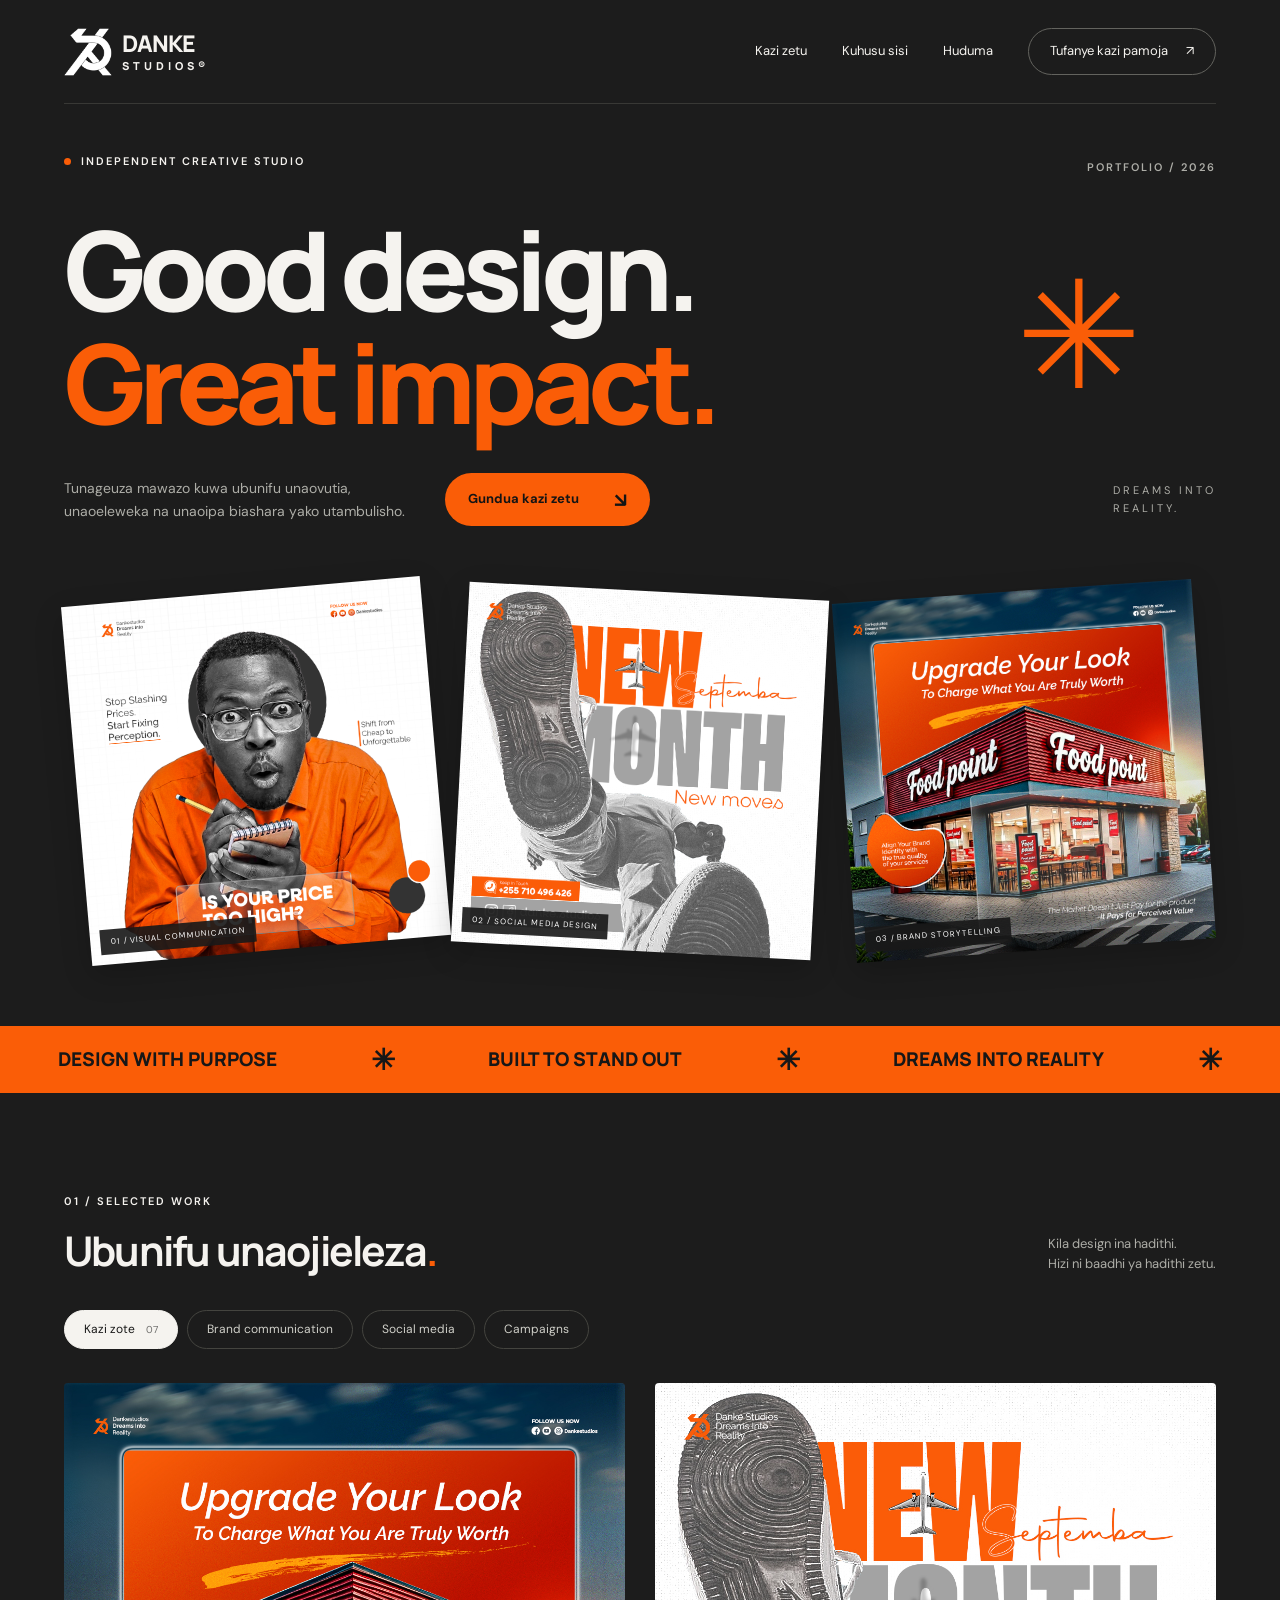
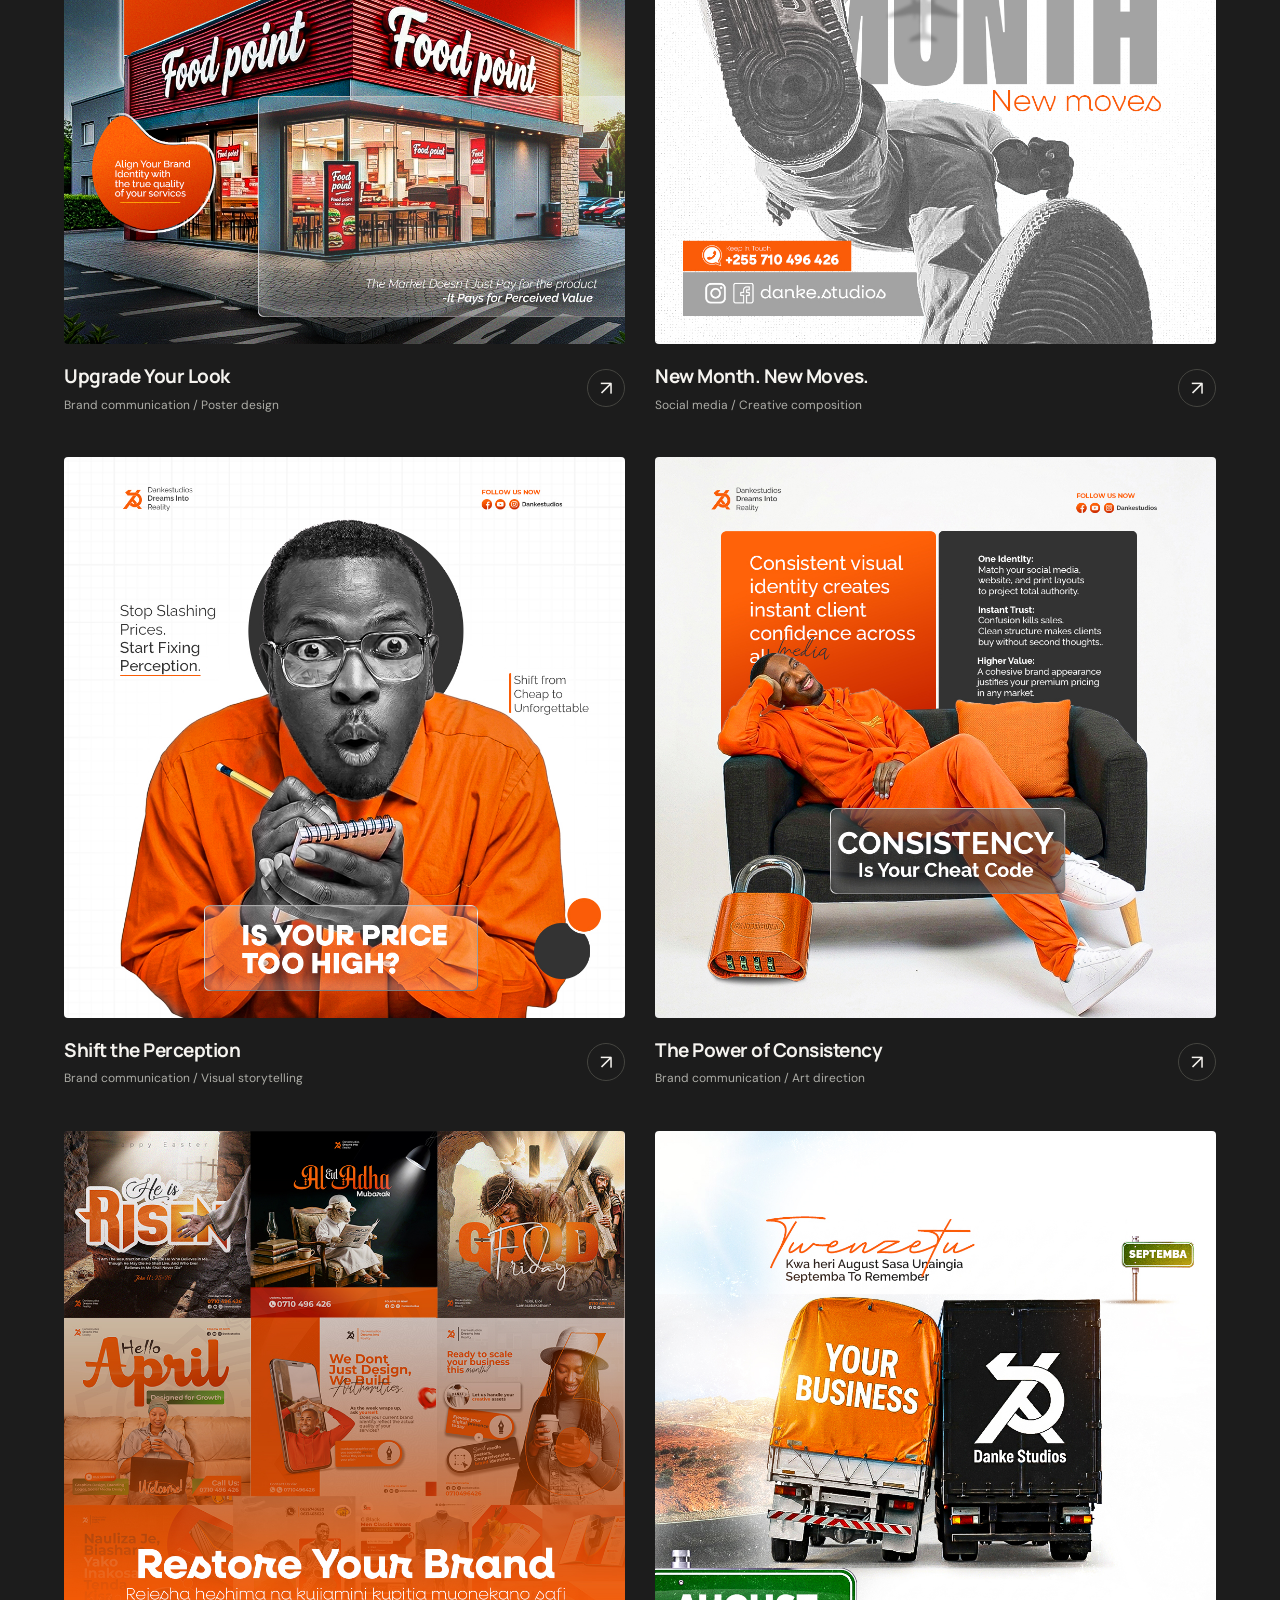
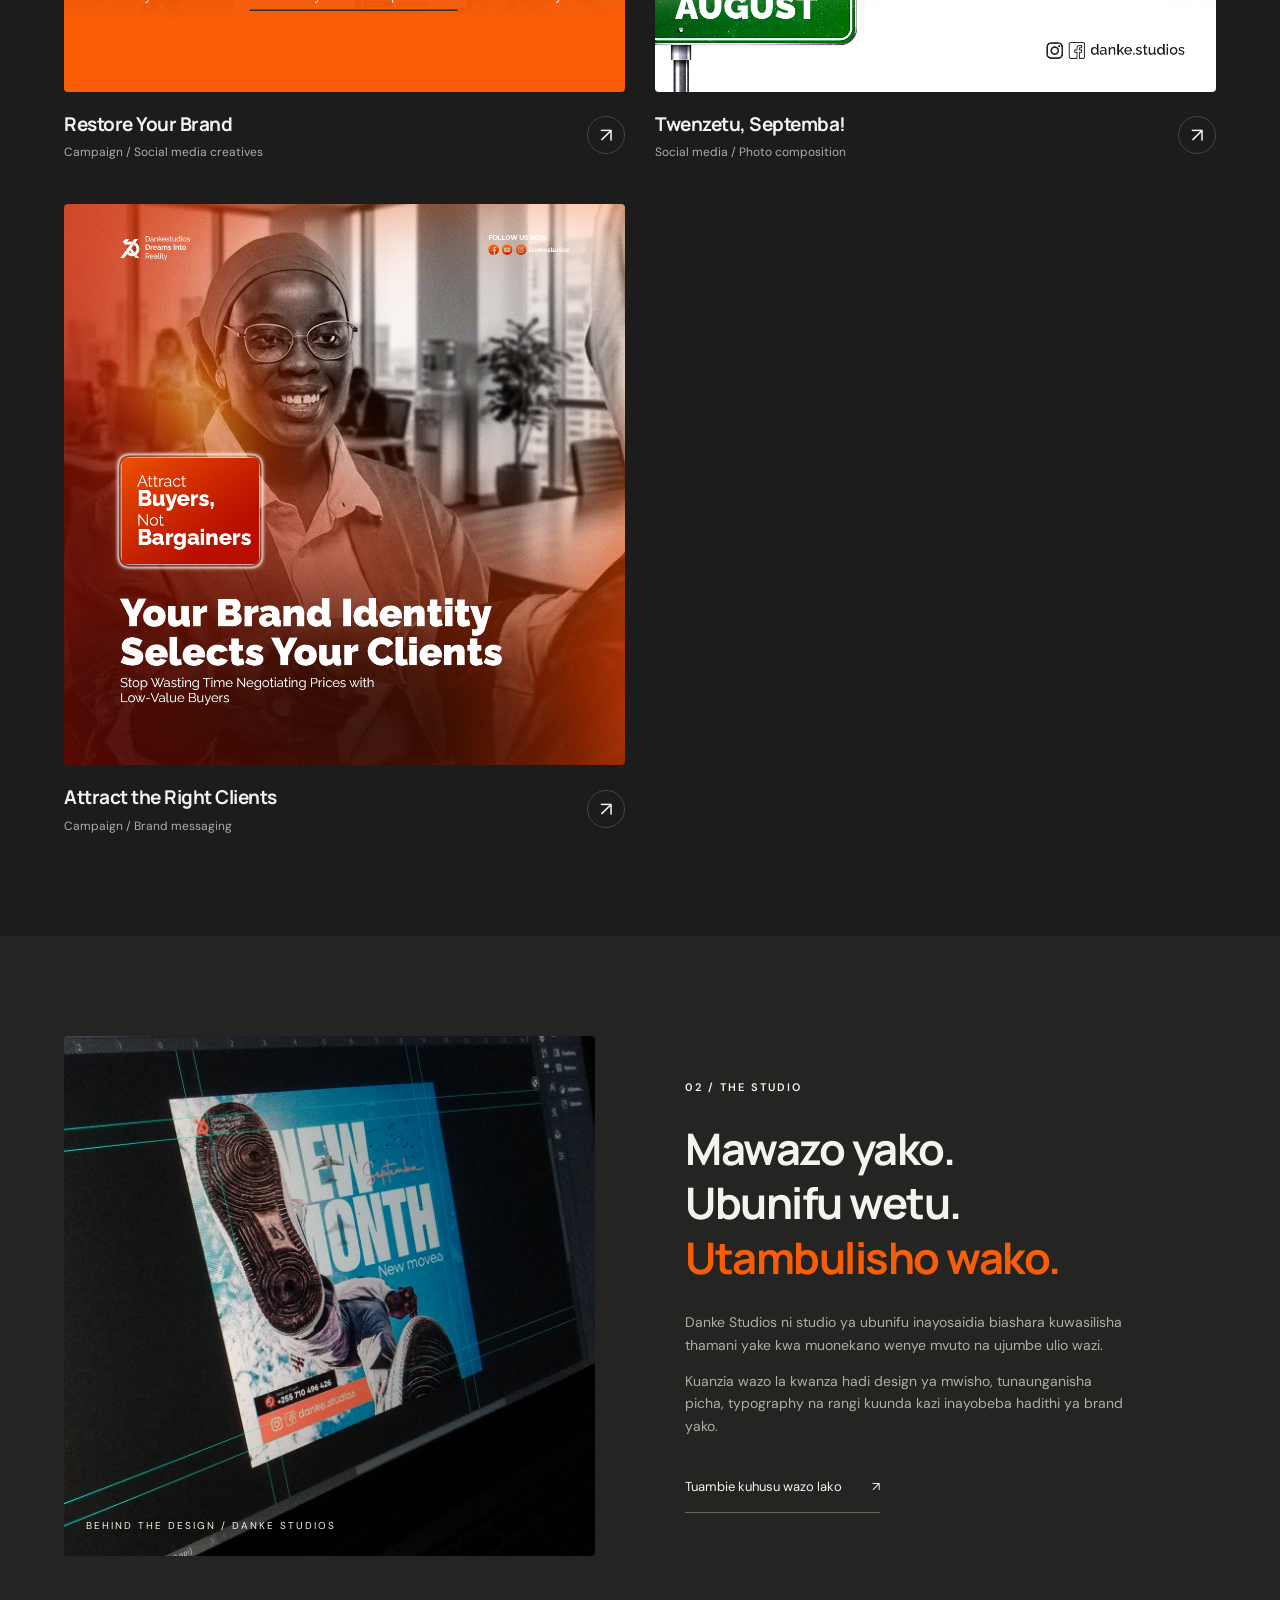
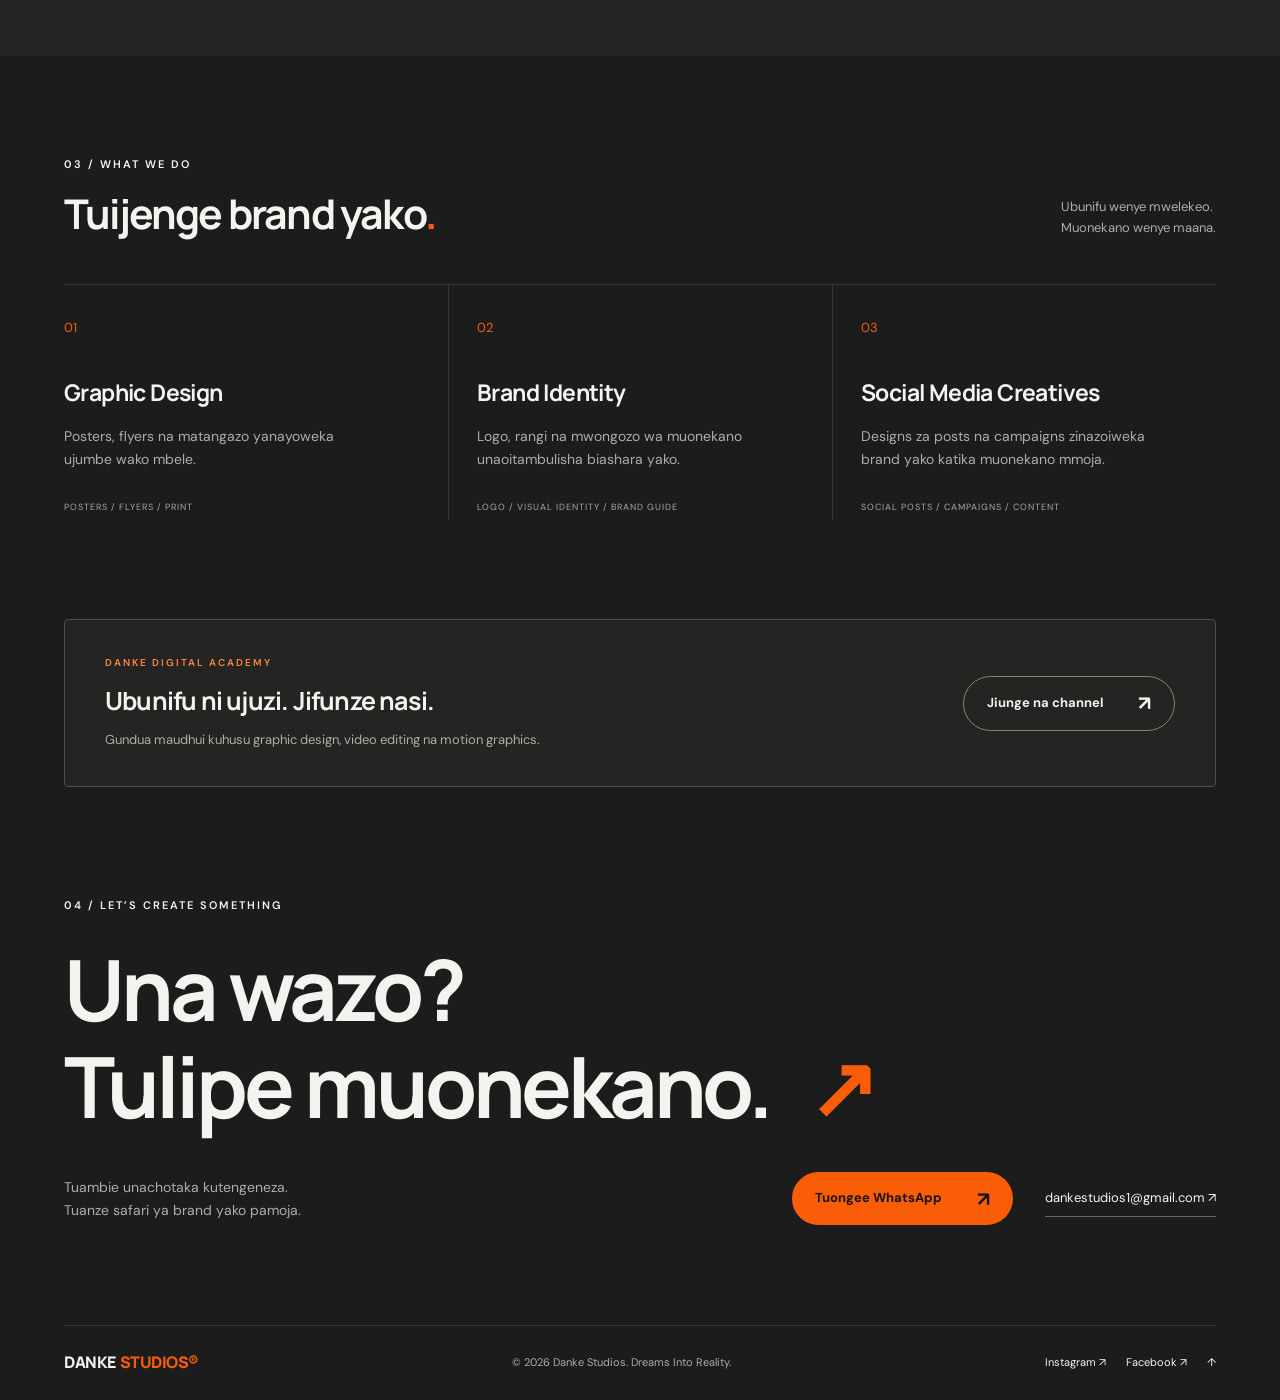
<file: index.html>
<!doctype html>
<html lang="sw">
<head>
  <meta charset="utf-8">
  <meta name="viewport" content="width=device-width, initial-scale=1">
  <meta name="theme-color" content="#1c1c1c">
  <meta name="description" content="Danke Studios — graphic design, branding na social media creatives. Gundua kazi zetu na tuanze kutengeneza muonekano wa biashara yako.">
  <title>Danke Studios — Dreams Into Reality</title>
  <link rel="icon" href="DankeLogo-01.png">
  <link rel="stylesheet" href="styles.css">
  <script src="script.js" defer></script>
</head>
<body>
  <a class="skip" href="#main">Ruka kwenda kwenye maudhui</a>
  <header class="header wrap">
    <a class="brand" href="#home" aria-label="Danke Studios mwanzo"><img src="DankeLogo-01.png" alt="" width="48" height="48"><span>DANKE<span class="brand-small">STUDIOS®</span></span></a>
    <button class="menu-toggle" aria-expanded="false" aria-controls="navigation">Menu <span aria-hidden="true">☰</span></button>
    <nav id="navigation" aria-label="Urambazaji mkuu"><a href="#work">Kazi zetu</a><a href="#about">Kuhusu sisi</a><a href="#services">Huduma</a><a class="nav-contact" href="#contact">Tufanye kazi pamoja <span aria-hidden="true">↗</span></a></nav>
  </header>
  <main id="main">
    <section class="hero wrap" id="home">
      <div class="hero-top"><p class="eyebrow"><span class="dot"></span> INDEPENDENT CREATIVE STUDIO</p><span class="edition">PORTFOLIO / 2026</span></div>
      <h1>Good design.<br><span>Great impact.</span><span class="asterisk" aria-hidden="true">✳</span></h1>
      <div class="hero-bottom"><p>Tunageuza mawazo kuwa ubunifu unaovutia,<br class="desktop-break"> unaoeleweka na unaoipa biashara yako utambulisho.</p><a class="button" href="#work">Gundua kazi zetu <span aria-hidden="true">↘</span></a><span class="hero-note">DREAMS INTO<br>REALITY.</span></div>
      <div class="hero-gallery" aria-label="Baadhi ya kazi zetu">
        <a href="#work" class="hero-art art-one"><img src="SAVE_20260817_131321.jpeg" alt="Poster ya Is Your Price Too High yenye rangi ya orange" width="1080" height="1080"><span>01 / VISUAL COMMUNICATION</span></a>
        <a href="#work" class="hero-art art-two"><img src="NewMonth2.jpg.jpeg" alt="Ubunifu wa New Month, New Moves" width="1080" height="1080"><span>02 / SOCIAL MEDIA DESIGN</span></a>
        <a href="#work" class="hero-art art-three"><img src="Upgrade.jpg.jpeg" alt="Poster ya Upgrade Your Look yenye muonekano wa Food Point" width="1080" height="1080"><span>03 / BRAND STORYTELLING</span></a>
      </div>
    </section>
    <div class="ticker" aria-label="Ubunifu, mkakati na utambulisho"><span>DESIGN WITH PURPOSE</span><b aria-hidden="true">✳</b><span>BUILT TO STAND OUT</span><b aria-hidden="true">✳</b><span>DREAMS INTO REALITY</span><b aria-hidden="true">✳</b></div>
    <section id="work" class="section wrap">
      <div class="section-heading"><div><p class="eyebrow">01 / SELECTED WORK</p><h2>Ubunifu unaojieleza<span class="orange">.</span></h2></div><p>Kila design ina hadithi.<br>Hizi ni baadhi ya hadithi zetu.</p></div>
      <div class="filter-row" role="group" aria-label="Chuja kazi kwa aina"><button class="filter active" data-filter="all" aria-pressed="true">Kazi zote <small>07</small></button><button class="filter" data-filter="brand" aria-pressed="false">Brand communication</button><button class="filter" data-filter="social" aria-pressed="false">Social media</button><button class="filter" data-filter="campaign" aria-pressed="false">Campaigns</button></div>
      <p class="sr-only" id="filter-status" aria-live="polite"></p>
      <div class="projects">
        <a class="project" data-category="brand" href="Upgrade.jpg.jpeg" data-title="Upgrade Your Look" data-description="Poster inayowasilisha umuhimu wa muonekano wa brand na thamani ya huduma."><div class="project-image"><img src="Upgrade.jpg.jpeg" alt="Upgrade Your Look — poster ya Food Point" loading="lazy" width="1080" height="1080"><span class="view">Fungua kazi ↗</span></div><div class="project-meta"><div><h3>Upgrade Your Look</h3><p>Brand communication / Poster design</p></div><span aria-hidden="true">↗</span></div></a>
        <a class="project" data-category="social" href="NewMonth2.jpg.jpeg" data-title="New Month. New Moves." data-description="Social media creative inayokaribisha Septemba kwa typography kubwa na picha yenye mwendo."><div class="project-image"><img src="NewMonth2.jpg.jpeg" alt="New Month New Moves — poster ya Septemba" loading="lazy" width="1080" height="1080"><span class="view">Fungua kazi ↗</span></div><div class="project-meta"><div><h3>New Month. New Moves.</h3><p>Social media / Creative composition</p></div><span aria-hidden="true">↗</span></div></a>
        <a class="project" data-category="brand" href="SAVE_20260817_131321.jpeg" data-title="Shift the Perception" data-description="Visual inayounganisha picha, rangi na ujumbe kuhusu thamani ya brand."><div class="project-image"><img src="SAVE_20260817_131321.jpeg" alt="Is Your Price Too High — mwanaume aliyevaa orange" loading="lazy" width="1080" height="1080"><span class="view">Fungua kazi ↗</span></div><div class="project-meta"><div><h3>Shift the Perception</h3><p>Brand communication / Visual storytelling</p></div><span aria-hidden="true">↗</span></div></a>
        <a class="project" data-category="brand" href="SAVE_20260817_184830.jpeg" data-title="Consistency Is Your Cheat Code" data-description="Poster kuhusu utambulisho unaofanana katika njia mbalimbali za mawasiliano ya biashara."><div class="project-image"><img src="SAVE_20260817_184830.jpeg" alt="Consistency Is Your Cheat Code — mtu kwenye sofa" loading="lazy" width="1080" height="1080"><span class="view">Fungua kazi ↗</span></div><div class="project-meta"><div><h3>The Power of Consistency</h3><p>Brand communication / Art direction</p></div><span aria-hidden="true">↗</span></div></a>
        <a class="project" data-category="campaign" href="SAVE_20260818_105228.jpeg" data-title="Restore Your Brand" data-description="Mkusanyiko wa ubunifu wa matangazo na salamu za misimu kwenye campaign ya Restore Your Brand."><div class="project-image"><img src="SAVE_20260818_105228.jpeg" alt="Restore Your Brand — mkusanyiko wa posters" loading="lazy" width="1080" height="1080"><span class="view">Fungua kazi ↗</span></div><div class="project-meta"><div><h3>Restore Your Brand</h3><p>Campaign / Social media creatives</p></div><span aria-hidden="true">↗</span></div></a>
        <a class="project" data-category="social" href="GoodbyeAugust.jpg.jpeg" data-title="Twenzetu, Septemba!" data-description="Ubunifu wa kuaga Agosti na kukaribisha Septemba kwa taswira ya safari ya biashara pamoja na Danke Studios."><div class="project-image"><img src="GoodbyeAugust.jpg.jpeg" alt="Twenzetu — malori ya Your Business na Danke Studios" loading="lazy" width="1080" height="1080"><span class="view">Fungua kazi ↗</span></div><div class="project-meta"><div><h3>Twenzetu, Septemba!</h3><p>Social media / Photo composition</p></div><span aria-hidden="true">↗</span></div></a>
        <a class="project" data-category="campaign" href="SAVE_20260818_192628.jpeg" data-title="Attract the Right Clients" data-description="Campaign creative kuhusu nafasi ya brand identity katika kuvutia wateja wanaothamini huduma."><div class="project-image"><img src="SAVE_20260818_192628.jpeg" alt="Your Brand Identity Selects Your Clients — poster ya biashara" loading="lazy" width="1080" height="1080"><span class="view">Fungua kazi ↗</span></div><div class="project-meta"><div><h3>Attract the Right Clients</h3><p>Campaign / Brand messaging</p></div><span aria-hidden="true">↗</span></div></a>
      </div>
    </section>
    <section id="about" class="about section"><div class="wrap about-grid"><div class="studio-photo"><img src="IMG_20260831_045529.jpg.jpeg" alt="Nyuma ya pazia: utengenezaji wa poster ya Danke Studios kwenye Photoshop" loading="lazy" width="2160" height="3840"><span>BEHIND THE DESIGN / DANKE STUDIOS</span></div><div class="about-copy"><p class="eyebrow">02 / THE STUDIO</p><h2>Mawazo yako.<br>Ubunifu wetu.<br><span class="orange">Utambulisho wako.</span></h2><p>Danke Studios ni studio ya ubunifu inayosaidia biashara kuwasilisha thamani yake kwa muonekano wenye mvuto na ujumbe ulio wazi.</p><p>Kuanzia wazo la kwanza hadi design ya mwisho, tunaunganisha picha, typography na rangi kuunda kazi inayobeba hadithi ya brand yako.</p><a class="text-link" href="#contact">Tuambie kuhusu wazo lako <span aria-hidden="true">↗</span></a></div></div></section>
    <section id="services" class="section wrap"><div class="section-heading"><div><p class="eyebrow">03 / WHAT WE DO</p><h2>Tuijenge brand yako<span class="orange">.</span></h2></div><p>Ubunifu wenye mwelekeo.<br>Muonekano wenye maana.</p></div><div class="services"><article><span class="service-number">01</span><h3>Graphic Design</h3><p>Posters, flyers na matangazo yanayoweka ujumbe wako mbele.</p><span class="service-tags">POSTERS / FLYERS / PRINT</span></article><article><span class="service-number">02</span><h3>Brand Identity</h3><p>Logo, rangi na mwongozo wa muonekano unaoitambulisha biashara yako.</p><span class="service-tags">LOGO / VISUAL IDENTITY / BRAND GUIDE</span></article><article><span class="service-number">03</span><h3>Social Media Creatives</h3><p>Designs za posts na campaigns zinazoiweka brand yako katika muonekano mmoja.</p><span class="service-tags">SOCIAL POSTS / CAMPAIGNS / CONTENT</span></article></div></section>
    <section class="academy wrap"><div><p class="eyebrow">DANKE DIGITAL ACADEMY</p><h2>Ubunifu ni ujuzi. Jifunze nasi.</h2><p>Gundua maudhui kuhusu graphic design, video editing na motion graphics.</p></div><a class="button button-outline" href="https://whatsapp.com/channel/0029Vb6Shhd2kNFiT6RXhq1s" target="_blank" rel="noopener noreferrer">Jiunge na channel <span aria-hidden="true">↗</span></a></section>
    <section id="contact" class="contact section wrap"><p class="eyebrow">04 / LET’S CREATE SOMETHING</p><h2>Una wazo?<br><span>Tulipe muonekano.</span> <span aria-hidden="true">↗</span></h2><div class="contact-bottom"><p>Tuambie unachotaka kutengeneza.<br>Tuanze safari ya brand yako pamoja.</p><a class="button" href="https://wa.me/255710496426?text=Habari%20Danke%20Studios%2C%20ningependa%20kuzungumza%20kuhusu%20project%20ya%20design." target="_blank" rel="noopener noreferrer">Tuongee WhatsApp <span aria-hidden="true">↗</span></a><a class="email" href="mailto:dankestudios1@gmail.com">dankestudios1@gmail.com ↗</a></div></section>
  </main>
  <footer class="wrap footer"><a class="brand" href="#home">DANKE<span class="orange">STUDIOS®</span></a><p>© <span id="year">2026</span> Danke Studios. Dreams Into Reality.</p><div><a href="https://instagram.com/danke.studios" target="_blank" rel="noopener noreferrer">Instagram ↗</a><a href="https://facebook.com/dankestudios" target="_blank" rel="noopener noreferrer">Facebook ↗</a><a href="#home" aria-label="Rudi juu">↑</a></div></footer>
  <dialog id="project-dialog" aria-labelledby="dialog-title"><button class="dialog-close" aria-label="Funga picha" autofocus>✕</button><img id="dialog-image" alt=""><div class="dialog-copy"><h2 id="dialog-title"></h2><p id="dialog-description"></p><a id="original-image" target="_blank" rel="noopener">Fungua picha halisi ↗</a></div></dialog>
</body>
</html>
</file>
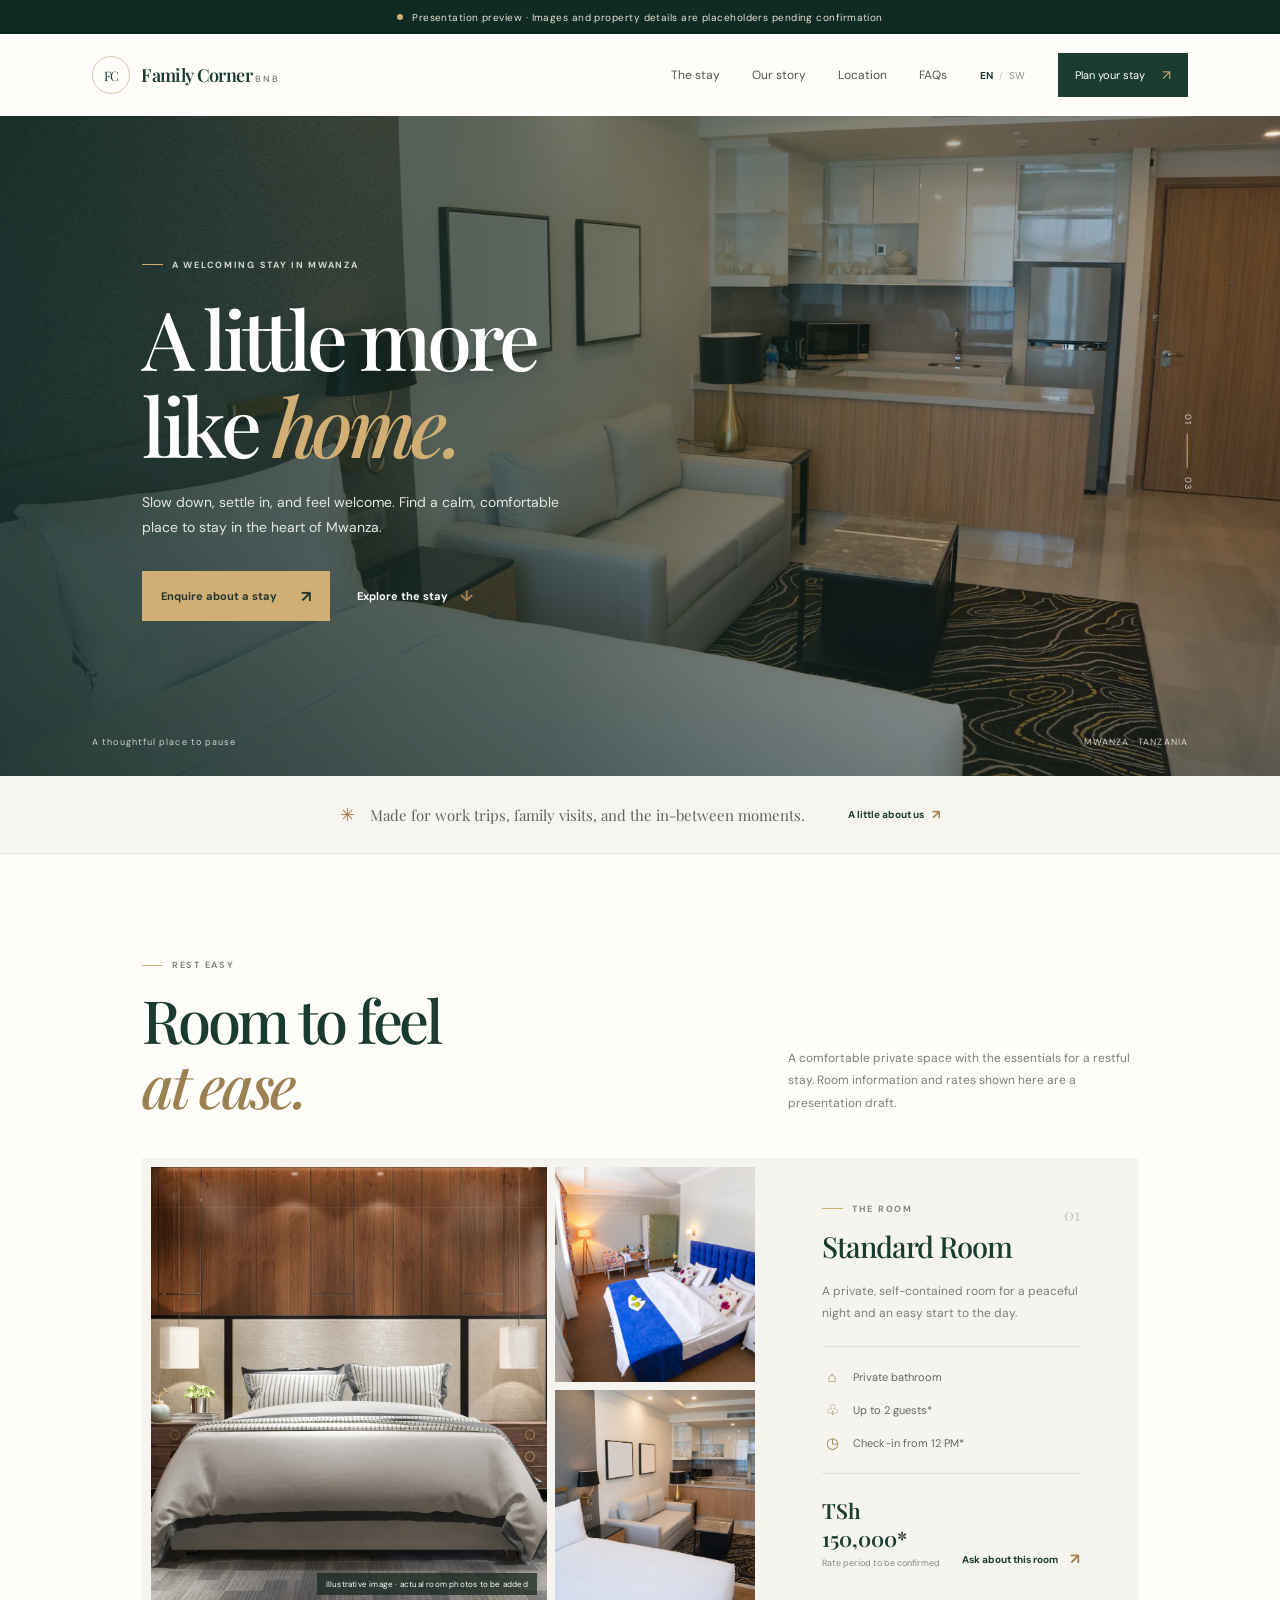
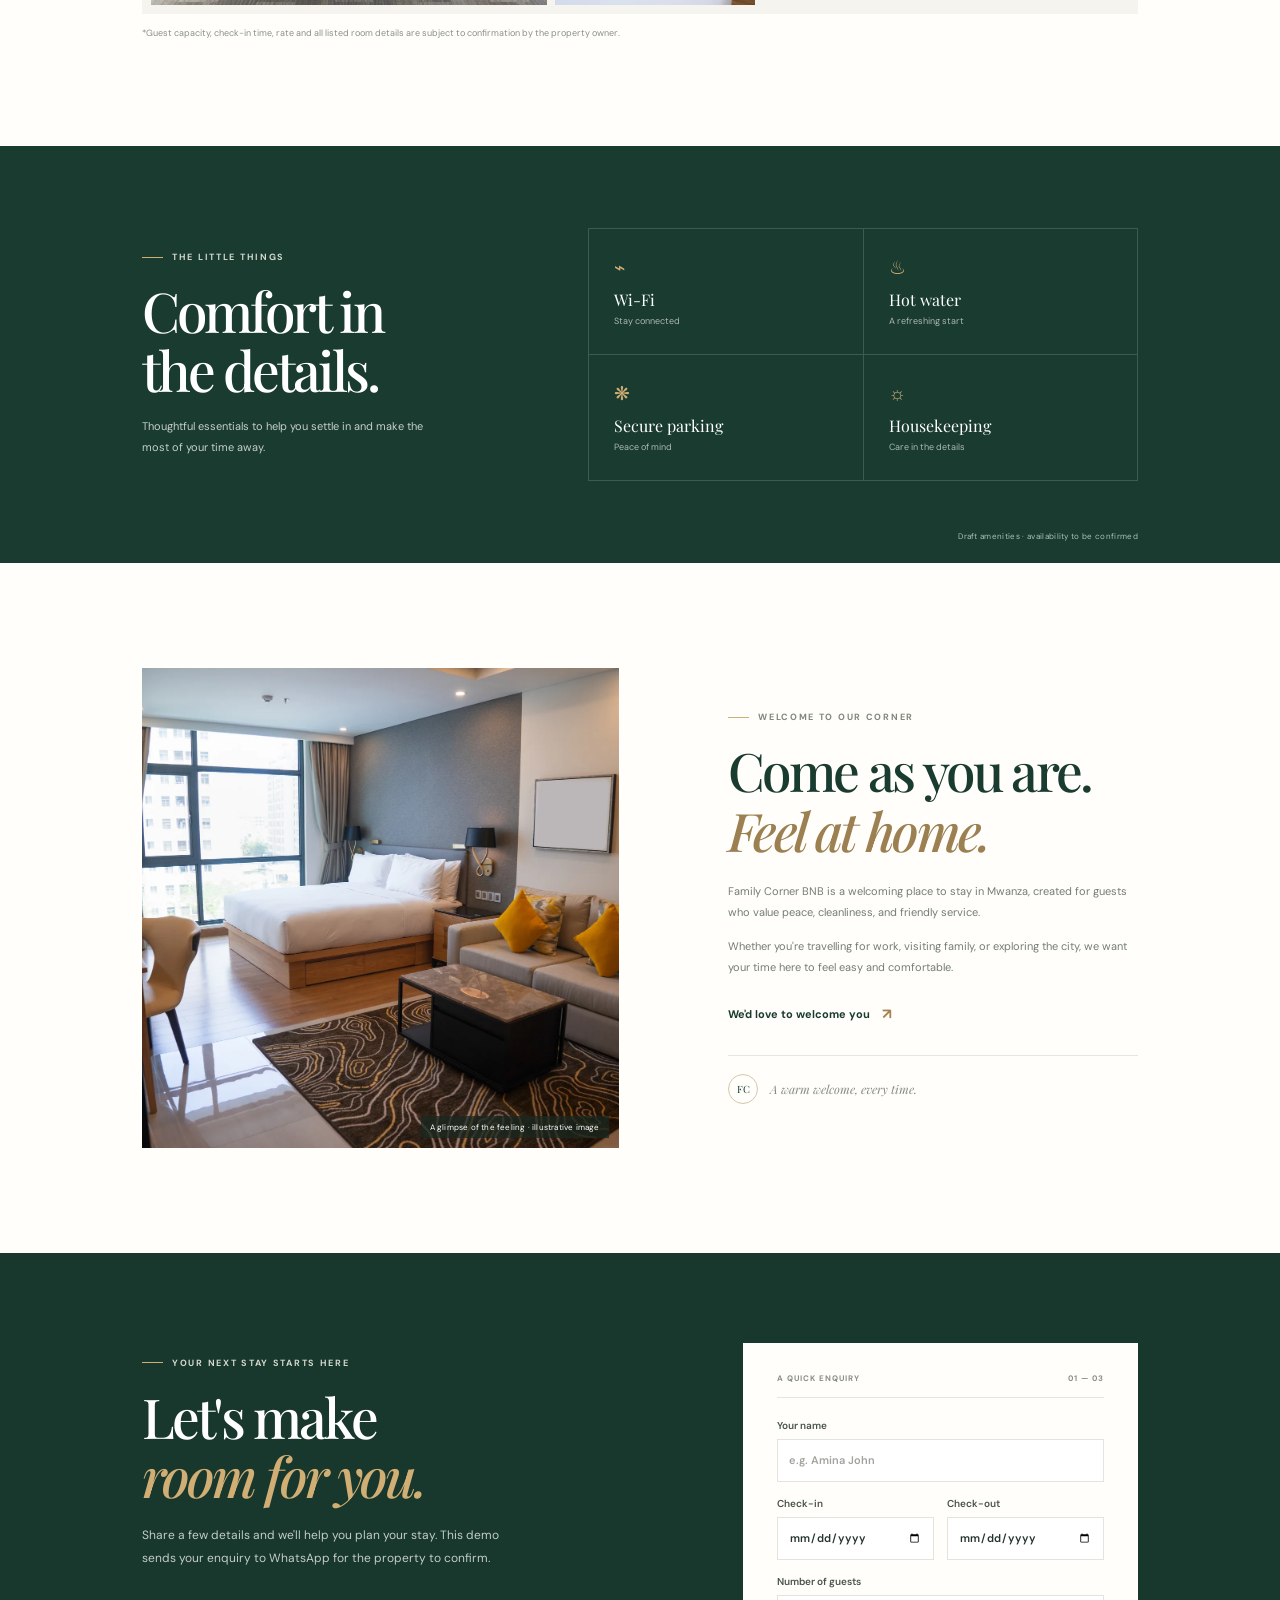
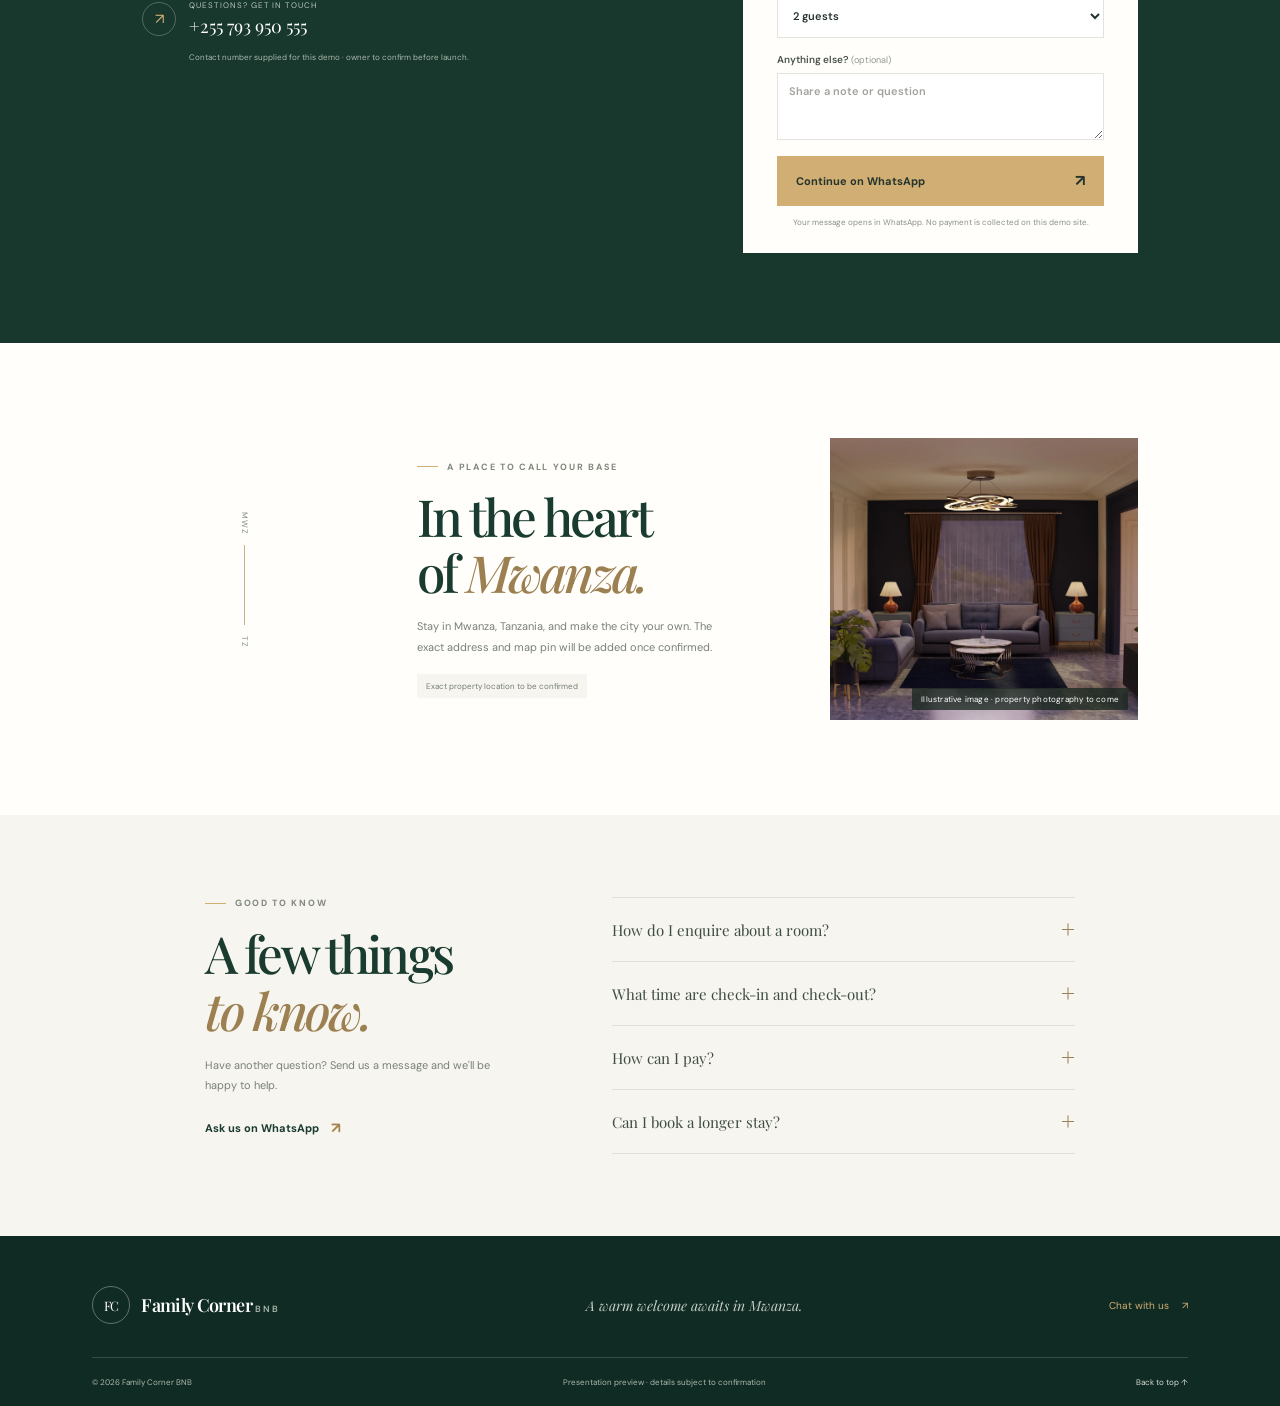
<file: room-site/index.html>
<!doctype html>
<html lang="en">
  <head>
    <meta charset="utf-8">
    <meta name="viewport" content="width=device-width, initial-scale=1">
    <meta name="theme-color" content="#193b30">
    <meta
      name="description"
      content="Discover Family Corner BNB, a welcoming place to stay in Mwanza, Tanzania. Explore the demo and send a stay request."
    >
    <title>Family Corner BNB | A warmer stay in Mwanza</title>
    <link rel="preconnect" href="https://fonts.googleapis.com">
    <link rel="preconnect" href="https://fonts.gstatic.com" crossorigin>
    <link
      href="https://fonts.googleapis.com/css2?family=DM+Sans:wght@400;500;600;700&family=Playfair+Display:wght@500;600;700&display=swap"
      rel="stylesheet"
    >
    <link rel="stylesheet" href="styles.css">
    <script src="script.js" defer></script>
  </head>
  <body>
    <a class="skip-link" href="#main" data-i18n="skip">Skip to content</a>

    <div class="demo-note">
      <span class="demo-note__dot" aria-hidden="true"></span>
      <span data-i18n="demoNote">Presentation preview · Images and property details are placeholders pending confirmation</span>
    </div>

    <header class="site-header">
      <a class="brand" href="#home" aria-label="Family Corner BNB home">
        <span class="brand__mark" aria-hidden="true">FC</span>
        <span class="brand__name">Family Corner <span>BNB</span></span>
      </a>

      <button class="menu-toggle" type="button" aria-expanded="false" aria-controls="primary-nav">
        <span class="sr-only" data-i18n="menu">Open menu</span>
        <span></span><span></span>
      </button>

      <nav class="site-nav" id="primary-nav" aria-label="Main navigation">
        <a href="#stay" data-i18n="navStay">The stay</a>
        <a href="#about" data-i18n="navAbout">Our story</a>
        <a href="#location" data-i18n="navLocation">Location</a>
        <a href="#faq" data-i18n="navFaq">FAQs</a>
        <div class="language-switch" role="group" aria-label="Choose language">
          <button type="button" data-language="en" aria-pressed="true">EN</button>
          <span aria-hidden="true">/</span>
          <button type="button" data-language="sw" aria-pressed="false">SW</button>
        </div>
        <a class="nav-cta" href="#booking" data-i18n="navBook">Plan your stay <span aria-hidden="true">↗</span></a>
      </nav>
    </header>

    <main id="main">
      <section class="hero" id="home" aria-labelledby="hero-title">
        <div class="hero__image" role="img" aria-label="Illustrative hotel room interior"></div>
        <div class="hero__shade"></div>
        <div class="hero__content">
          <p class="eyebrow eyebrow--light"><span></span><span data-i18n="heroEyebrow">A WELCOMING STAY IN MWANZA</span></p>
          <h1 id="hero-title" data-i18n="heroTitle">A little more<br>like <em>home.</em></h1>
          <p class="hero__copy" data-i18n="heroCopy">Slow down, settle in, and feel welcome. Find a calm, comfortable place to stay in the heart of Mwanza.</p>
          <div class="hero__actions">
            <a class="button button--gold" href="#booking"><span data-i18n="heroCta">Enquire about a stay</span><span aria-hidden="true">↗</span></a>
            <a class="text-link text-link--light" href="#stay"><span data-i18n="heroSecondary">Explore the stay</span><span aria-hidden="true">↓</span></a>
          </div>
        </div>
        <div class="hero__caption"><span data-i18n="heroCaption">A thoughtful place to pause</span><span>MWANZA · TANZANIA</span></div>
        <div class="hero__index" aria-hidden="true">01 <span></span> 03</div>
      </section>

      <div class="welcome-bar">
        <span class="welcome-bar__icon" aria-hidden="true">✳</span>
        <p data-i18n="welcomeLine">Made for work trips, family visits, and the in-between moments.</p>
        <a href="#about"><span data-i18n="welcomeLink">A little about us</span><span aria-hidden="true">↗</span></a>
      </div>

      <section class="section stay-section" id="stay" aria-labelledby="stay-title">
        <div class="section-heading">
          <div>
            <p class="eyebrow"><span></span><span data-i18n="stayEyebrow">REST EASY</span></p>
            <h2 id="stay-title" data-i18n="stayTitle">Room to feel<br><em>at ease.</em></h2>
          </div>
          <p class="section-heading__copy" data-i18n="stayCopy">A comfortable private space with the essentials for a restful stay. Room information and rates shown here are a presentation draft.</p>
        </div>

        <article class="room-card">
          <div class="room-gallery">
            <figure class="room-gallery__main">
              <img src="room-main.webp" alt="Illustrative bedroom with a neatly made bed and warm neutral tones" loading="lazy">
              <figcaption data-i18n="imageNote">Illustrative image · actual room photos to be added</figcaption>
            </figure>
            <div class="room-gallery__side">
              <img src="room-bed.webp" alt="Illustrative king-size bed in a bright room" loading="lazy">
              <img src="room-hero.webp" alt="Illustrative room with a bedroom and sitting area" loading="lazy">
            </div>
          </div>
          <div class="room-info">
            <div class="room-info__top">
              <div>
                <p class="eyebrow"><span></span><span data-i18n="roomType">THE ROOM</span></p>
                <h3 data-i18n="roomName">Standard Room</h3>
              </div>
              <span class="room-number">01</span>
            </div>
            <p class="room-info__copy" data-i18n="roomCopy">A private, self-contained room for a peaceful night and an easy start to the day.</p>
            <div class="room-facts">
              <span><span aria-hidden="true">⌂</span><span data-i18n="roomFact1">Private bathroom</span></span>
              <span><span aria-hidden="true">♧</span><span data-i18n="roomFact2">Up to 2 guests*</span></span>
              <span><span aria-hidden="true">◷</span><span data-i18n="roomFact3">Check-in from 12 PM*</span></span>
            </div>
            <div class="room-info__bottom">
              <p><strong>TSh 150,000*</strong><span data-i18n="rateNote">Rate period to be confirmed</span></p>
              <a class="text-link" href="#booking"><span data-i18n="roomCta">Ask about this room</span><span aria-hidden="true">↗</span></a>
            </div>
          </div>
        </article>
        <p class="section-footnote" data-i18n="roomFootnote">*Guest capacity, check-in time, rate and all listed room details are subject to confirmation by the property owner.</p>
      </section>

      <section class="essentials" aria-labelledby="essentials-title">
        <div class="essentials__intro">
          <p class="eyebrow eyebrow--light"><span></span><span data-i18n="essentialsEyebrow">THE LITTLE THINGS</span></p>
          <h2 id="essentials-title" data-i18n="essentialsTitle">Comfort in<br>the details.</h2>
          <p data-i18n="essentialsCopy">Thoughtful essentials to help you settle in and make the most of your time away.</p>
        </div>
        <div class="amenities">
          <div class="amenity"><span class="amenity__icon" aria-hidden="true">⌁</span><span data-i18n="amenityWifi">Wi-Fi</span><small data-i18n="amenityWifiNote">Stay connected</small></div>
          <div class="amenity"><span class="amenity__icon" aria-hidden="true">♨</span><span data-i18n="amenityWater">Hot water</span><small data-i18n="amenityWaterNote">A refreshing start</small></div>
          <div class="amenity"><span class="amenity__icon" aria-hidden="true">❋</span><span data-i18n="amenityParking">Secure parking</span><small data-i18n="amenityParkingNote">Peace of mind</small></div>
          <div class="amenity"><span class="amenity__icon" aria-hidden="true">☼</span><span data-i18n="amenityHousekeeping">Housekeeping</span><small data-i18n="amenityHousekeepingNote">Care in the details</small></div>
        </div>
        <p class="essentials__note" data-i18n="amenitiesNote">Draft amenities · availability to be confirmed</p>
      </section>

      <section class="story-section section" id="about" aria-labelledby="story-title">
        <div class="story-image">
          <img src="room-story.webp" alt="Illustrative warm and inviting studio interior" loading="lazy">
          <span data-i18n="storyImageNote">A glimpse of the feeling · illustrative image</span>
        </div>
        <div class="story-copy">
          <p class="eyebrow"><span></span><span data-i18n="storyEyebrow">WELCOME TO OUR CORNER</span></p>
          <h2 id="story-title" data-i18n="storyTitle">Come as you are.<br><em>Feel at home.</em></h2>
          <p data-i18n="storyParagraph1">Family Corner BNB is a welcoming place to stay in Mwanza, created for guests who value peace, cleanliness, and friendly service.</p>
          <p data-i18n="storyParagraph2">Whether you're travelling for work, visiting family, or exploring the city, we want your time here to feel easy and comfortable.</p>
          <a class="text-link" href="#booking"><span data-i18n="storyCta">We'd love to welcome you</span><span aria-hidden="true">↗</span></a>
          <div class="story-signoff"><span aria-hidden="true">FC</span><span data-i18n="storySignoff">A warm welcome, every time.</span></div>
        </div>
      </section>

      <section class="booking-section" id="booking" aria-labelledby="booking-title">
        <div class="booking-intro">
          <p class="eyebrow eyebrow--light"><span></span><span data-i18n="bookingEyebrow">YOUR NEXT STAY STARTS HERE</span></p>
          <h2 id="booking-title" data-i18n="bookingTitle">Let's make<br><em>room for you.</em></h2>
          <p data-i18n="bookingCopy">Share a few details and we'll help you plan your stay. This demo sends your enquiry to WhatsApp for the property to confirm.</p>
          <div class="booking-contact">
            <span class="booking-contact__icon" aria-hidden="true">↗</span>
            <span><small data-i18n="bookingContactLabel">QUESTIONS? GET IN TOUCH</small><a href="tel:+255793950555">+255 793 950 555</a></span>
          </div>
          <p class="contact-note" data-i18n="contactNote">Contact number supplied for this demo · owner to confirm before launch.</p>
        </div>
        <form class="booking-form" id="booking-form">
          <div class="form-heading">
            <span data-i18n="formStep">A QUICK ENQUIRY</span>
            <span aria-hidden="true">01 — 03</span>
          </div>
          <label>
            <span data-i18n="labelName">Your name</span>
            <input name="name" type="text" autocomplete="name" required placeholder="e.g. Amina John" data-i18n-placeholder="placeholderName">
          </label>
          <div class="form-row">
            <label>
              <span data-i18n="labelCheckin">Check-in</span>
              <input name="checkin" type="date" required>
            </label>
            <label>
              <span data-i18n="labelCheckout">Check-out</span>
              <input name="checkout" type="date" required>
            </label>
          </div>
          <label>
            <span data-i18n="labelGuests">Number of guests</span>
            <select name="guests" required>
              <option value="1" data-i18n="guestOne">1 guest</option>
              <option value="2" selected data-i18n="guestTwo">2 guests</option>
              <option value="3" data-i18n="guestThree">3 guests</option>
              <option value="4" data-i18n="guestFour">4 guests</option>
            </select>
          </label>
          <label>
            <span data-i18n="labelMessage">Anything else? <small>(optional)</small></span>
            <textarea name="message" rows="2" placeholder="Share a note or question" data-i18n-placeholder="placeholderMessage"></textarea>
          </label>
          <button class="button button--gold button--full" type="submit"><span data-i18n="formSubmit">Continue on WhatsApp</span><span aria-hidden="true">↗</span></button>
          <p class="form-privacy" data-i18n="formPrivacy">Your message opens in WhatsApp. No payment is collected on this demo site.</p>
          <p class="form-error" id="form-error" role="alert" hidden></p>
        </form>
      </section>

      <section class="location-section section" id="location" aria-labelledby="location-title">
        <div class="location-mark" aria-hidden="true"><span>MWZ</span><span class="location-mark__line"></span><span>TZ</span></div>
        <div class="location-copy">
          <p class="eyebrow"><span></span><span data-i18n="locationEyebrow">A PLACE TO CALL YOUR BASE</span></p>
          <h2 id="location-title" data-i18n="locationTitle">In the heart<br>of <em>Mwanza.</em></h2>
          <p data-i18n="locationCopy">Stay in Mwanza, Tanzania, and make the city your own. The exact address and map pin will be added once confirmed.</p>
          <span class="location-pending" data-i18n="locationPending">Exact property location to be confirmed</span>
        </div>
        <div class="location-photo">
          <img src="room-location.webp" alt="Illustrative interior detail" loading="lazy">
          <span data-i18n="locationImageNote">Illustrative image · property photography to come</span>
        </div>
      </section>

      <section class="faq-section" id="faq" aria-labelledby="faq-title">
        <div class="faq-intro">
          <p class="eyebrow"><span></span><span data-i18n="faqEyebrow">GOOD TO KNOW</span></p>
          <h2 id="faq-title" data-i18n="faqTitle">A few things<br><em>to know.</em></h2>
          <p data-i18n="faqCopy">Have another question? Send us a message and we'll be happy to help.</p>
          <a class="text-link" href="https://wa.me/255793950555" target="_blank" rel="noopener noreferrer"><span data-i18n="faqCta">Ask us on WhatsApp</span><span aria-hidden="true">↗</span></a>
        </div>
        <div class="faq-list">
          <details>
            <summary><span data-i18n="faqQ1">How do I enquire about a room?</span><span class="faq-plus" aria-hidden="true"></span></summary>
            <p data-i18n="faqA1">Use the enquiry form on this page to send your preferred dates and guest details by WhatsApp. The property will confirm availability and the final rate.</p>
          </details>
          <details>
            <summary><span data-i18n="faqQ2">What time are check-in and check-out?</span><span class="faq-plus" aria-hidden="true"></span></summary>
            <p data-i18n="faqA2">The draft details suggest check-in from 12 noon and check-out by 11 AM. Please confirm these times with the property before your visit.</p>
          </details>
          <details>
            <summary><span data-i18n="faqQ3">How can I pay?</span><span class="faq-plus" aria-hidden="true"></span></summary>
            <p data-i18n="faqA3">Payment methods and deposit requirements are being confirmed. Please only use payment instructions shared directly by the property after your enquiry.</p>
          </details>
          <details>
            <summary><span data-i18n="faqQ4">Can I book a longer stay?</span><span class="faq-plus" aria-hidden="true"></span></summary>
            <p data-i18n="faqA4">Send an enquiry with your dates and we'll help check what works. Any long-stay availability or discounts need to be confirmed by the property.</p>
          </details>
        </div>
      </section>
    </main>

    <footer class="site-footer">
      <div class="footer-main">
        <a class="brand brand--footer" href="#home">
          <span class="brand__mark" aria-hidden="true">FC</span>
          <span class="brand__name">Family Corner <span>BNB</span></span>
        </a>
        <p data-i18n="footerLine">A warm welcome awaits in Mwanza.</p>
        <a class="footer-contact" href="https://wa.me/255793950555" target="_blank" rel="noopener noreferrer"><span data-i18n="footerWhatsApp">Chat with us</span><span aria-hidden="true">↗</span></a>
      </div>
      <div class="footer-bottom">
        <span>© <span id="current-year"></span> Family Corner BNB</span>
        <span data-i18n="footerDemo">Presentation preview · details subject to confirmation</span>
        <a href="#home" data-i18n="backTop">Back to top ↑</a>
      </div>
    </footer>
  </body>
</html>
</file>
<file: styles.css>
@import url('https://fonts.googleapis.com/css2?family=DM+Sans:wght@400;500;600;700&family=Manrope:wght@400;500;600;700;800&display=swap');
:root{--bg:#1c1c1c;--ink:#f5f3ef;--muted:#adada7;--orange:#fa5d07;--line:#383835;--heading:'Manrope',Arial,sans-serif}*{box-sizing:border-box}html{scroll-behavior:smooth;scroll-padding-top:30px}body{margin:0;background:var(--bg);color:var(--ink);font-family:'DM Sans',Arial,sans-serif;font-size:15px;line-height:1.6}a{color:inherit;text-decoration:none}button{font:inherit;cursor:pointer}img{display:block;max-width:100%;height:auto}button,a{-webkit-tap-highlight-color:transparent}a:focus-visible,button:focus-visible{outline:3px solid #ffad72;outline-offset:6px}::selection{background:var(--orange);color:#151515}.wrap{width:min(1280px,90%);margin-inline:auto}.orange{color:var(--orange)}.header{height:104px;display:flex;justify-content:space-between;align-items:center;border-bottom:1px solid var(--line)}.brand{display:flex;align-items:center;gap:10px;font-family:var(--heading);font-weight:800;font-size:23px;line-height:1.05;letter-spacing:-1px}.brand img{width:48px;height:48px;object-fit:contain}.brand-small{display:block;font-size:11px;letter-spacing:4px;margin-top:5px}.header nav{display:flex;align-items:center;gap:35px;font-size:13px}.header nav a:hover,.footer a:hover{color:var(--orange)}.nav-contact{border:1px solid #63635e;border-radius:30px;padding:12px 21px}.nav-contact span{margin-left:15px}.menu-toggle{display:none}.hero{padding-top:49px}.hero-top{display:flex;justify-content:space-between;align-items:center}.eyebrow,.edition{font-size:11px;letter-spacing:2px;font-weight:600}.eyebrow{display:flex;align-items:center;gap:10px}.dot{width:7px;height:7px;background:var(--orange);border-radius:50%;display:inline-block}.edition{color:var(--muted)}h1,h2,h3,p{margin-top:0}h1,h2,h3{font-family:var(--heading)}h1{font-size:clamp(65px,8.6vw,124px);font-weight:800;line-height:1.03;letter-spacing:-7px;margin:31px 0;position:relative}h1>span:not(.asterisk){color:var(--orange)}.asterisk{position:absolute;right:7%;top:19%;font-size:150px;font-weight:400;color:var(--orange);line-height:1}.hero-bottom{display:flex;align-items:center;gap:40px;margin-top:34px}.hero-bottom p{color:var(--muted);font-size:14px;margin:0}.button{display:inline-flex;justify-content:space-between;align-items:center;gap:35px;background:var(--orange);color:#141414;border-radius:40px;padding:16px 23px;font-weight:700;font-size:13px;transition:background .2s,transform .2s}.button:hover{background:#ff803b;transform:translateY(-2px)}.button span{font-size:20px;line-height:1}.hero-note{margin-left:auto;color:var(--muted);font-size:11px;letter-spacing:3px;line-height:1.6}.hero-gallery{display:grid;grid-template-columns:1fr 1fr 1fr;gap:24px;margin:65px 0 43px;align-items:center;padding:0 12px}.hero-art{position:relative;transition:transform .3s;box-shadow:0 10px 30px #0003}.hero-art img{width:100%;aspect-ratio:1;object-fit:cover}.art-one{transform:rotate(-5deg)}.art-two{transform:rotate(3deg);z-index:1}.art-three{transform:rotate(-4deg)}.hero-art:hover{transform:rotate(0) translateY(-6px);z-index:2}.hero-art span{position:absolute;bottom:10px;left:10px;background:#191919e8;color:white;padding:6px 10px;font-size:8px;letter-spacing:1px}.ticker{margin-top:75px;background:var(--orange);color:#171717;display:flex;justify-content:space-around;align-items:center;gap:25px;padding:18px 24px;overflow:hidden;font-family:var(--heading);font-weight:800;font-size:19px;white-space:nowrap}.ticker b{font-size:29px;line-height:1}.section{padding-block:100px}.section-heading{display:flex;align-items:end;justify-content:space-between;margin-bottom:35px}.section-heading h2{font-size:clamp(28px,3.2vw,46px);line-height:1.2;letter-spacing:-1.8px;margin:16px 0 0}.section-heading>p{color:var(--muted);font-size:13px;margin:0}.filter-row{display:flex;gap:9px;flex-wrap:wrap;margin:30px 0 34px}.filter{border:1px solid #44443f;background:transparent;border-radius:25px;color:#d0d0c9;padding:9px 19px;font-size:12px}.filter.active{background:var(--ink);color:#191919;border-color:var(--ink)}.filter small{margin-left:8px;opacity:.6}.projects{display:grid;grid-template-columns:1fr 1fr;gap:42px 30px}.project[hidden]{display:none}.project-image{position:relative;overflow:hidden;background:#282826;border-radius:4px}.project-image img{width:100%;aspect-ratio:1;object-fit:contain;transition:transform .45s}.project:hover img{transform:scale(1.025)}.view{position:absolute;right:20px;bottom:20px;background:#1c1c1c;color:#fff;border-radius:30px;font-size:12px;padding:12px 19px;opacity:0;transform:translateY(8px);transition:.2s}.project:hover .view,.project:focus-visible .view{opacity:1;transform:translateY(0)}.project-meta{display:flex;justify-content:space-between;align-items:center;margin-top:17px}.project-meta h3{font-size:19px;letter-spacing:-.5px;margin:0 0 4px}.project-meta p{font-size:12px;color:var(--muted);margin:0}.project-meta>span{width:38px;height:38px;border:1px solid #454540;border-radius:50%;text-align:center;line-height:36px;font-size:20px}.about{background:#242422}.about-grid{display:grid;grid-template-columns:1fr 1fr;align-items:center;gap:90px}.studio-photo{height:520px;position:relative;overflow:hidden;border-radius:4px}.studio-photo img{width:100%;height:100%;object-fit:cover;object-position:50% 40%}.studio-photo>span{position:absolute;bottom:22px;left:22px;font-size:10px;letter-spacing:2px}.about-copy h2{font-size:clamp(30px,3.4vw,48px);line-height:1.25;letter-spacing:-1.5px;margin:26px 0}.about-copy>p:not(.eyebrow){color:var(--muted);font-size:14px;max-width:440px}.text-link{display:inline-flex;gap:30px;border-bottom:1px solid #66665e;padding:14px 0;font-size:13px;margin-top:12px}.services{display:grid;grid-template-columns:repeat(3,1fr);border-top:1px solid var(--line);margin-top:45px}.services article{padding:30px 28px 5px 0}.services article+article{border-left:1px solid var(--line);padding-left:28px}.service-number{font-size:13px;color:var(--orange)}.services h3{font-size:23px;margin:35px 0 15px;letter-spacing:-.6px}.services p{color:var(--muted);font-size:14px;max-width:300px}.service-tags{font-size:9px;letter-spacing:1px;color:#aaa99f;display:block;margin-top:30px}.academy{display:flex;align-items:center;justify-content:space-between;gap:30px;border:1px solid #4d4d44;padding:35px 40px;border-radius:4px;background:#242422}.academy .eyebrow{color:#ff8544;font-size:10px}.academy h2{font-size:25px;letter-spacing:-.8px;margin-bottom:9px}.academy p:not(.eyebrow){color:var(--muted);font-size:13px;margin:0}.button-outline{background:transparent;border:1px solid #858578;color:var(--ink);flex-shrink:0}.button-outline:hover{color:#171717}.contact{padding-top:110px}.contact h2{font-size:clamp(45px,6.6vw,90px);line-height:1.15;letter-spacing:-4px;margin:25px 0 38px}.contact h2>span:first-child{color:var(--orange)}.contact h2>span:last-child{color:var(--orange);display:inline-block;margin-left:25px}.contact-bottom{display:flex;align-items:center;gap:32px;flex-wrap:wrap}.contact-bottom p{color:var(--muted);font-size:14px;margin:0;margin-right:auto}.email{font-size:13px;border-bottom:1px solid #666;padding:8px 0}.footer{border-top:1px solid var(--line);padding-block:28px;display:flex;align-items:center;justify-content:space-between;gap:20px}.footer .brand{font-size:16px;gap:4px;letter-spacing:-.5px}.footer p{font-size:11px;color:var(--muted);margin:0}.footer>div{display:flex;gap:20px;font-size:11px}.skip{position:fixed;top:-100px;left:12px;background:var(--orange);color:#111;padding:12px;z-index:100}.skip:focus{top:12px}.sr-only{position:absolute;width:1px;height:1px;padding:0;margin:-1px;overflow:hidden;clip:rect(0,0,0,0);white-space:nowrap;border:0}dialog{border:1px solid #555;background:#222;color:var(--ink);padding:0;width:min(760px,94vw);max-height:92dvh;border-radius:8px;overflow:auto}dialog::backdrop{background:#000d;backdrop-filter:blur(6px)}dialog>img{max-height:65dvh;width:100%;object-fit:contain;background:#151515}.dialog-close{position:sticky;top:12px;float:right;margin:12px 12px -52px 0;z-index:1;width:40px;height:40px;background:#191919;color:white;border:1px solid #666;border-radius:50%}.dialog-copy{padding:22px 26px}.dialog-copy h2{font-size:23px;margin-bottom:8px}.dialog-copy p{font-size:14px;color:var(--muted)}.dialog-copy a{color:#ff8a4b;font-size:13px}body.modal-open{overflow:hidden}
@media(min-width:1500px){.hero h1{font-size:124px}}@media(max-width:1000px){.asterisk{font-size:110px;right:3%}.hero-note{display:none}.about-grid{gap:40px}.studio-photo{height:460px}.ticker{font-size:14px}.header nav{gap:20px}.academy{padding:30px}.footer{flex-wrap:wrap}.contact-bottom{gap:24px}.contact-bottom p{width:100%}}
@media(max-width:700px){.wrap{width:90%}.header{height:82px;position:relative}.brand{font-size:20px}.brand img{width:40px;height:40px}.menu-toggle{display:flex;gap:15px;align-items:center;background:none;border:1px solid #555;border-radius:25px;padding:8px 16px;color:var(--ink);font-size:12px}.header nav{display:none;position:absolute;top:81px;left:0;right:0;background:#252523;padding:24px;z-index:10;border:1px solid #45453f;flex-direction:column;align-items:stretch}.header nav.open{display:flex}.hero{padding-top:30px}.eyebrow{font-size:9px;letter-spacing:1.4px}.edition{font-size:9px;letter-spacing:1px}h1{font-size:clamp(48px,10.6vw,74px);letter-spacing:-3px;margin:30px 0 22px}.asterisk{font-size:50px;right:0;top:7%}.hero-bottom{align-items:start;flex-direction:column;gap:23px;margin-top:22px}.hero-bottom p{font-size:13px}.hero-gallery{gap:10px;margin-top:45px;padding:0 3px}.hero-art span{display:none}.ticker{margin-top:40px;justify-content:flex-start;font-size:13px;gap:22px;padding:13px 16px}.ticker b{font-size:21px}.section{padding-block:60px}.section-heading{align-items:start;flex-direction:column;gap:19px;margin-bottom:25px}.section-heading h2{font-size:31px;letter-spacing:-1.2px}.section-heading>p{font-size:12px}.section-heading>p br{display:none}.filter-row{gap:8px;margin:23px 0}.filter{font-size:11px;padding:8px 13px}.projects{gap:28px 15px}.project-meta{align-items:start;margin-top:12px}.project-meta h3{font-size:14px;line-height:1.4;letter-spacing:-.2px}.project-meta p{font-size:10px}.project-meta>span{display:none}.view{display:none}.about-grid{grid-template-columns:1fr;gap:30px}.studio-photo{height:350px}.about-copy h2{font-size:37px}.services{grid-template-columns:1fr;margin-top:30px}.services article{padding:24px 0}.services article+article{padding:24px 0;border-left:0;border-top:1px solid var(--line)}.services h3{margin:15px 0 10px}.services p{max-width:none}.service-tags{margin-top:17px}.academy{flex-direction:column;align-items:start;padding:26px}.academy h2{font-size:24px}.contact h2{font-size:clamp(36px,8.6vw,60px);letter-spacing:-2px}.contact h2>span:last-child{margin-left:5px}.contact-bottom{gap:23px}.footer{align-items:start;flex-direction:column;gap:18px}.footer>div{width:100%;gap:25px}.footer>div a:last-child{margin-left:auto}.dialog-copy{padding:20px}.dialog-copy h2{font-size:20px}}
@media(prefers-reduced-motion:reduce){html{scroll-behavior:auto}*,*::before,*::after{transition:none!important}}
</file>
<file: room-site/styles.css>
:root {
  color-scheme: light;
  --forest: #193b30;
  --forest-deep: #102b23;
  --sage: #dce5d8;
  --cream: #f7f5ef;
  --paper: #fffefa;
  --gold: #d1ae73;
  --ink: #26342e;
  --muted: #788078;
  --line: #e4e6df;
  --serif: "Playfair Display", Georgia, serif;
  --sans: "DM Sans", "Segoe UI", sans-serif;
}

* { box-sizing: border-box; }
html { scroll-behavior: smooth; scroll-padding-top: 92px; }
body { margin: 0; background: var(--paper); color: var(--ink); font-family: var(--sans); font-size: 15px; -webkit-font-smoothing: antialiased; }
img { display: block; width: 100%; }
a { color: inherit; text-decoration: none; }
button, input, select, textarea { font: inherit; }
button, a { -webkit-tap-highlight-color: transparent; }
::selection { color: var(--paper); background: var(--forest); }
.sr-only { position: absolute; width: 1px; height: 1px; padding: 0; margin: -1px; overflow: hidden; clip: rect(0, 0, 0, 0); white-space: nowrap; border: 0; }
.skip-link { position: fixed; z-index: 20; top: 8px; left: 8px; padding: 12px 16px; transform: translateY(-150%); color: white; background: var(--forest); }
.skip-link:focus { transform: translateY(0); }

.demo-note { display: flex; min-height: 34px; align-items: center; justify-content: center; gap: 9px; padding: 7px 18px; color: #e8e2d5; background: var(--forest-deep); text-align: center; font-size: 10px; letter-spacing: .045em; }
.demo-note__dot { width: 6px; height: 6px; flex: 0 0 6px; border-radius: 50%; background: var(--gold); }
.site-header { position: relative; z-index: 5; display: flex; height: 82px; align-items: center; justify-content: space-between; padding: 0 7.2%; background: var(--paper); }
.brand { display: inline-flex; align-items: center; gap: 11px; }
.brand__mark { display: grid; width: 38px; height: 38px; place-items: center; border: 1px solid #d5c7aa; border-radius: 50%; color: var(--forest); font-family: var(--serif); font-size: 13px; letter-spacing: -.08em; }
.brand__name { color: var(--forest); font-family: var(--serif); font-size: 18px; font-weight: 600; letter-spacing: -.035em; }
.brand__name span { color: #82847b; font-family: var(--sans); font-size: 9px; font-weight: 600; letter-spacing: .18em; }
.site-nav { display: flex; align-items: center; gap: clamp(18px, 2.5vw, 39px); }
.site-nav > a:not(.nav-cta) { color: #4c5650; font-size: 12px; transition: color .2s; }
.site-nav > a:hover, .footer-bottom a:hover { color: #a27b3f; }
.nav-cta { display: inline-flex; align-items: center; gap: 17px; padding: 13px 17px; color: white; background: var(--forest); font-size: 11px; transition: background .2s; }
.nav-cta:hover { background: #315746; }
.nav-cta span { color: var(--gold); font-size: 14px; }
.language-switch { display: flex; align-items: center; gap: 5px; color: #c4c6bf; font-size: 10px; }
.language-switch button { padding: 4px 1px; border: 0; background: transparent; color: #8d928b; cursor: pointer; font-size: 10px; }
.language-switch button[aria-pressed="true"] { color: var(--forest); font-weight: 700; }
.menu-toggle { display: none; }

.hero { position: relative; display: flex; min-height: min(660px, calc(100svh - 116px)); align-items: center; overflow: hidden; color: white; background: var(--forest); }
.hero__image, .hero__shade { position: absolute; inset: 0; }
.hero__image { background-image: url("room-hero.webp"); background-position: center 54%; background-size: cover; transform: scale(1.015); }
.hero__shade { background: linear-gradient(90deg, rgba(15, 37, 29, .83) 0%, rgba(19, 40, 32, .62) 43%, rgba(19, 40, 32, .08) 100%), linear-gradient(0deg, rgba(15, 37, 29, .28), transparent 35%); }
.hero__content { position: relative; z-index: 1; width: min(640px, 66%); margin-left: 11.1%; padding: 60px 0 72px; }
.eyebrow { display: flex; align-items: center; gap: 9px; margin: 0 0 23px; color: #80877d; font-size: 9px; font-weight: 700; letter-spacing: .19em; }
.eyebrow > span:first-child { width: 21px; height: 1px; background: var(--gold); }
.eyebrow--light { color: #d4d8cf; }
.hero h1, .section h2, .essentials h2, .booking-section h2, .faq-section h2 { margin: 0; font-family: var(--serif); font-size: clamp(48px, 6.35vw, 84px); font-weight: 500; letter-spacing: -.055em; line-height: 1.07; }
h1 em, h2 em { color: var(--gold); font-weight: 500; }
.hero__copy { max-width: 425px; margin: 22px 0 30px; color: #e5e7e1; font-size: 14px; line-height: 1.85; }
.hero__actions { display: flex; align-items: center; gap: 27px; }
.button { display: inline-flex; min-height: 50px; align-items: center; justify-content: center; gap: 24px; padding: 0 19px; border: 0; cursor: pointer; font-size: 11px; font-weight: 700; transition: background .2s, transform .2s; }
.button:hover { transform: translateY(-2px); }
.button--gold { color: #25352e; background: var(--gold); }
.button--gold:hover { background: #dec18d; }
.button--gold > span:last-child { font-size: 16px; }
.text-link { display: inline-flex; align-items: center; gap: 12px; color: var(--forest); font-size: 11px; font-weight: 700; }
.text-link > span:last-child { color: #a5824e; font-size: 15px; transition: transform .2s; }
.text-link:hover > span:last-child { transform: translate(3px, -2px); }
.text-link--light { color: white; }
.hero__caption { position: absolute; right: 7.2%; bottom: 28px; left: 7.2%; display: flex; justify-content: space-between; color: rgba(255,255,255,.77); font-size: 9px; letter-spacing: .12em; }
.hero__index { position: absolute; right: 7.2%; top: 50%; display: flex; align-items: center; gap: 9px; transform: rotate(90deg) translateX(50%); transform-origin: right center; color: rgba(255,255,255,.74); font-size: 9px; letter-spacing: .13em; }
.hero__index span { width: 34px; height: 1px; background: var(--gold); }

.welcome-bar { display: flex; min-height: 78px; align-items: center; justify-content: center; gap: 15px; padding: 18px 24px; border-bottom: 1px solid var(--line); background: var(--cream); }
.welcome-bar__icon { color: #a77d42; font-size: 18px; }
.welcome-bar p { margin: 0; color: #5e675f; font-family: var(--serif); font-size: 15px; }
.welcome-bar a { display: inline-flex; align-items: center; gap: 8px; margin-left: 28px; color: var(--forest); font-size: 10px; font-weight: 700; }
.welcome-bar a span:last-child { color: #a5824e; font-size: 13px; }

.section { padding: 105px 11.1%; }
.section-heading { display: flex; align-items: end; justify-content: space-between; gap: 38px; margin-bottom: 40px; }
.section-heading .eyebrow { margin-bottom: 16px; }
.section h2, .faq-section h2 { color: var(--forest); font-size: clamp(43px, 4.65vw, 62px); line-height: 1.1; }
.section h2 em, .faq-section h2 em, .story-copy h2 em { color: #9c8052; }
.section-heading__copy { max-width: 350px; margin: 0 0 3px; color: var(--muted); font-size: 12px; line-height: 1.9; }
.room-card { display: grid; grid-template-columns: 1.25fr .75fr; background: #f5f4ee; }
.room-gallery { display: grid; min-height: 395px; grid-template-columns: 1.42fr .72fr; gap: 8px; padding: 9px; }
.room-gallery figure { position: relative; margin: 0; overflow: hidden; background: #e7e4dc; }
.room-gallery img { width: 100%; height: 100%; object-fit: cover; transition: transform .65s cubic-bezier(.2,.7,.25,1); }
.room-gallery figure:hover img, .room-gallery__side img:hover { transform: scale(1.035); }
.room-gallery__main img { object-position: center; }
.room-gallery__main figcaption, .story-image > span, .location-photo > span { position: absolute; right: 10px; bottom: 10px; padding: 6px 9px; color: white; background: rgba(24, 39, 31, .75); font-size: 8px; letter-spacing: .025em; }
.room-gallery__side { display: grid; grid-template-rows: 1fr 1fr; gap: 8px; overflow: hidden; }
.room-gallery__side img { height: 100%; min-height: 0; object-fit: cover; transition: transform .65s cubic-bezier(.2,.7,.25,1); }
.room-info { display: flex; flex-direction: column; justify-content: center; padding: 45px clamp(27px, 4.5vw, 61px); }
.room-info__top { display: flex; align-items: start; justify-content: space-between; }
.room-info .eyebrow { margin-bottom: 12px; }
.room-info h3 { margin: 0; color: var(--forest); font-family: var(--serif); font-size: 29px; font-weight: 500; letter-spacing: -.035em; }
.room-number { color: #c9c7bc; font-family: var(--serif); font-size: 17px; }
.room-info__copy { max-width: 310px; margin: 15px 0 22px; color: var(--muted); font-size: 12px; line-height: 1.85; }
.room-facts { display: grid; gap: 13px; padding: 20px 0; border-top: 1px solid #e0e1da; border-bottom: 1px solid #e0e1da; }
.room-facts > span { display: flex; align-items: center; gap: 11px; color: #606a61; font-size: 11px; }
.room-facts > span > span:first-child { display: grid; width: 20px; height: 20px; place-items: center; color: #9b8054; font-size: 15px; }
.room-info__bottom { display: flex; align-items: end; justify-content: space-between; gap: 15px; margin-top: 22px; }
.room-info__bottom p { display: grid; gap: 5px; margin: 0; }
.room-info__bottom strong { color: var(--forest); font-family: var(--serif); font-size: 21px; font-weight: 600; }
.room-info__bottom p span { color: #858980; font-size: 9px; }
.room-info__bottom .text-link { flex: 0 0 auto; font-size: 10px; }
.section-footnote { margin: 12px 0 0; color: #8b9088; font-size: 9px; line-height: 1.6; }

.essentials { position: relative; display: grid; grid-template-columns: .8fr 1.2fr; gap: 8%; align-items: center; padding: 82px 11.1%; color: white; background: var(--forest); }
.essentials__intro .eyebrow { margin-bottom: 18px; }
.essentials h2, .booking-section h2 { font-size: clamp(43px, 4.3vw, 59px); }
.essentials__intro > p:last-child { max-width: 300px; margin: 17px 0 0; color: #c7d0c8; font-size: 11px; line-height: 1.85; }
.amenities { display: grid; grid-template-columns: 1fr 1fr; border-top: 1px solid rgba(255,255,255,.16); border-left: 1px solid rgba(255,255,255,.16); }
.amenity { display: grid; min-height: 126px; align-content: center; padding: 18px 25px; border-right: 1px solid rgba(255,255,255,.16); border-bottom: 1px solid rgba(255,255,255,.16); }
.amenity__icon { margin-bottom: 9px; color: var(--gold); font-size: 19px; }
.amenity > span:nth-child(2) { font-family: var(--serif); font-size: 16px; }
.amenity small { margin-top: 5px; color: #adbab0; font-size: 9px; }
.essentials__note { position: absolute; right: 11.1%; bottom: 22px; margin: 0; color: #afc0b4; font-size: 8px; letter-spacing: .04em; }

.story-section { display: grid; grid-template-columns: 1fr .86fr; align-items: center; gap: 11%; }
.story-image { position: relative; height: 480px; background: #e6e2d8; }
.story-image img { height: 100%; object-fit: cover; }
.story-copy { max-width: 440px; padding: 20px 0; }
.story-copy .eyebrow { margin-bottom: 17px; }
.story-copy h2 { margin: 0 0 21px; color: var(--forest); font-family: var(--serif); font-size: clamp(39px, 4.15vw, 56px); font-weight: 500; letter-spacing: -.05em; line-height: 1.13; }
.story-copy > p:not(.eyebrow) { margin: 0 0 13px; color: #747d74; font-size: 11px; line-height: 1.9; }
.story-copy > .text-link { margin-top: 13px; }
.story-signoff { display: flex; align-items: center; gap: 12px; margin-top: 31px; padding-top: 18px; border-top: 1px solid var(--line); color: #878b83; font-family: var(--serif); font-size: 12px; font-style: italic; }
.story-signoff span:first-child { display: grid; width: 30px; height: 30px; place-items: center; border: 1px solid #d5c7aa; border-radius: 50%; color: var(--forest); font-size: 10px; font-style: normal; }

.booking-section { display: grid; grid-template-columns: minmax(0, 1fr) minmax(0, .82fr); gap: 12%; padding: 90px 11.1%; color: white; background: #18372d; }
.booking-intro { padding-top: 14px; }
.booking-intro .eyebrow { margin-bottom: 18px; }
.booking-intro > p:not(.eyebrow):not(.contact-note) { max-width: 390px; margin: 20px 0 30px; color: #c3cdc5; font-size: 12px; line-height: 1.9; }
.booking-contact { display: flex; align-items: center; gap: 13px; }
.booking-contact__icon { display: grid; width: 34px; height: 34px; place-items: center; border: 1px solid rgba(255,255,255,.25); border-radius: 50%; color: var(--gold); }
.booking-contact > span:last-child { display: grid; gap: 4px; }
.booking-contact small { color: #b8c5bb; font-size: 8px; letter-spacing: .12em; }
.booking-contact a { color: white; font-family: var(--serif); font-size: 18px; }
.contact-note { max-width: 320px; margin: 13px 0 0 47px; color: #acb9ae; font-size: 8px; line-height: 1.6; }
.booking-form { padding: 30px 34px 25px; color: var(--ink); background: var(--paper); }
.form-heading { display: flex; justify-content: space-between; margin-bottom: 21px; padding-bottom: 14px; border-bottom: 1px solid var(--line); color: #8a8e85; font-size: 8px; font-weight: 700; letter-spacing: .12em; }
.booking-form label { display: grid; gap: 7px; margin-bottom: 15px; color: #49534b; font-size: 10px; font-weight: 600; }
.booking-form label > span > small { color: #91968e; font-size: 9px; font-weight: 400; }
.booking-form input, .booking-form select, .booking-form textarea { width: 100%; min-width: 0; min-height: 43px; padding: 10px 11px; border: 1px solid #e2e4dd; border-radius: 0; outline: 0; color: var(--ink); background: white; font-size: 11px; }
.booking-form textarea { min-height: 67px; resize: vertical; }
.booking-form input:focus, .booking-form select:focus, .booking-form textarea:focus { border-color: #708d7b; box-shadow: 0 0 0 2px rgba(25,59,48,.09); }
.booking-form input::placeholder, .booking-form textarea::placeholder { color: #a0a49d; }
.form-row { display: grid; grid-template-columns: minmax(0, 1fr) minmax(0, 1fr); gap: 13px; }
.button--full { width: 100%; justify-content: space-between; margin-top: 1px; }
.form-privacy { margin: 10px 0 0; color: #899087; font-size: 8px; line-height: 1.6; text-align: center; }
.form-error { margin: 10px 0 0; color: #9c3d32; font-size: 10px; }

.location-section { display: grid; grid-template-columns: .6fr 1fr .9fr; gap: 7%; align-items: center; padding-top: 95px; padding-bottom: 95px; }
.location-mark { display: flex; align-items: center; gap: 11px; color: #7d8f81; font-size: 8px; letter-spacing: .12em; writing-mode: vertical-rl; }
.location-mark__line { display: block; width: 1px; height: 80px; background: #c6b38d; }
.location-copy .eyebrow { margin-bottom: 15px; }
.location-copy h2 { font-size: clamp(39px, 4vw, 53px); }
.location-copy > p:not(.eyebrow) { max-width: 310px; margin: 16px 0; color: var(--muted); font-size: 11px; line-height: 1.9; }
.location-pending { display: inline-block; padding: 7px 9px; color: #737d72; background: var(--cream); font-size: 8px; }
.location-photo { position: relative; height: 282px; background: #e9e6de; }
.location-photo img { height: 100%; object-fit: cover; }

.faq-section { display: grid; grid-template-columns: .7fr 1.1fr; gap: 13%; padding: 82px 16%; background: var(--cream); }
.faq-intro .eyebrow { margin-bottom: 16px; }
.faq-section h2 { font-size: clamp(40px, 4vw, 54px); }
.faq-intro > p:not(.eyebrow) { max-width: 290px; margin: 17px 0 21px; color: var(--muted); font-size: 11px; line-height: 1.85; }
.faq-list { border-top: 1px solid #dfe1d9; }
.faq-list details { border-bottom: 1px solid #dfe1d9; }
.faq-list summary { display: flex; min-height: 63px; align-items: center; justify-content: space-between; gap: 16px; color: #3d4d43; cursor: pointer; list-style: none; font-family: var(--serif); font-size: 15px; }
.faq-list summary::-webkit-details-marker { display: none; }
.faq-plus { position: relative; width: 14px; height: 14px; flex: 0 0 14px; }
.faq-plus::before, .faq-plus::after { position: absolute; top: 6px; left: 1px; width: 12px; height: 1px; background: #9a8055; content: ""; transition: transform .2s; }
.faq-plus::after { transform: rotate(90deg); }
.faq-list details[open] .faq-plus::after { transform: rotate(0); }
.faq-list details > p { max-width: 520px; margin: -2px 24px 19px 0; color: #778078; font-size: 10px; line-height: 1.8; }

.site-footer { padding: 45px 7.2% 0; color: white; background: var(--forest-deep); }
.footer-main { display: flex; min-height: 76px; align-items: center; justify-content: space-between; gap: 20px; padding-bottom: 28px; }
.brand--footer .brand__mark { border-color: rgba(255,255,255,.33); color: white; }
.brand--footer .brand__name { color: white; }
.brand--footer .brand__name span { color: #adb9af; }
.footer-main > p { margin: 0; color: #c5cec6; font-family: var(--serif); font-size: 14px; font-style: italic; }
.footer-contact { display: inline-flex; align-items: center; gap: 13px; color: var(--gold); font-size: 10px; }
.footer-bottom { display: flex; min-height: 49px; align-items: center; justify-content: space-between; gap: 15px; border-top: 1px solid rgba(255,255,255,.16); color: #aeb9af; font-size: 8px; }
.footer-bottom a { color: #d9ded8; }

:focus-visible { outline: 2px solid #b99258; outline-offset: 3px; }

@media (min-width: 1500px) {
  .site-header, .site-footer { padding-right: max(7.2%, calc((100% - 1320px) / 2)); padding-left: max(7.2%, calc((100% - 1320px) / 2)); }
  .section, .essentials, .booking-section { padding-right: max(11.1%, calc((100% - 1160px) / 2)); padding-left: max(11.1%, calc((100% - 1160px) / 2)); }
}

@media (max-width: 900px) {
  .site-header { height: 74px; padding: 0 5%; }
  .site-nav { gap: 18px; }
  .site-nav > a:not(.nav-cta) { font-size: 11px; }
  .nav-cta { gap: 10px; padding: 12px; }
  .hero { min-height: 590px; }
  .hero__content { margin-left: 8%; }
  .section, .essentials, .booking-section { padding-right: 8%; padding-left: 8%; }
  .room-card { grid-template-columns: 1.05fr .95fr; }
  .room-gallery { min-height: 365px; }
  .room-info { padding: 35px 27px; }
  .room-info__bottom { align-items: start; flex-direction: column; }
  .essentials__note { right: 8%; }
  .story-section { gap: 7%; }
  .story-image { height: 420px; }
  .booking-section { gap: 7%; }
  .location-section { grid-template-columns: .3fr 1fr .9fr; gap: 5%; }
  .faq-section { padding-right: 10%; padding-left: 10%; }
}

@media (max-width: 680px) {
  html { scroll-padding-top: 70px; }
  .demo-note { min-height: 36px; font-size: 8px; letter-spacing: 0; }
  .site-header { height: 68px; padding: 0 6%; }
  .brand__mark { width: 34px; height: 34px; }
  .brand__name { font-size: 16px; }
  .menu-toggle { display: grid; width: 40px; height: 40px; align-content: center; justify-items: center; gap: 5px; border: 1px solid var(--line); background: transparent; cursor: pointer; }
  .menu-toggle span:not(.sr-only) { width: 16px; height: 1px; background: var(--forest); }
  .site-nav { position: absolute; top: 68px; right: 0; left: 0; display: none; align-items: stretch; gap: 0; padding: 8px 6% 18px; border-top: 1px solid var(--line); background: var(--paper); box-shadow: 0 12px 20px rgba(15,37,29,.08); }
  .site-nav.is-open { display: flex; flex-direction: column; }
  .site-nav > a:not(.nav-cta) { padding: 12px 0; border-bottom: 1px solid var(--line); font-size: 12px; }
  .language-switch { align-self: flex-start; margin: 13px 0; }
  .nav-cta { justify-content: space-between; margin-top: 1px; padding: 14px; }
  .hero { min-height: 640px; min-height: min(690px, calc(100svh - 104px)); align-items: end; }
  .hero__image { background-position: 58% center; }
  .hero__shade { background: linear-gradient(0deg, rgba(12, 32, 24, .88) 0%, rgba(14, 33, 25, .64) 49%, rgba(14, 33, 25, .13) 100%); }
  .hero__content { width: 88%; margin: 0 auto; padding: 0 0 98px; }
  .eyebrow { margin-bottom: 17px; font-size: 8px; }
  .hero h1 { font-size: clamp(57px, 16vw, 78px); }
  .hero__copy { max-width: 350px; margin: 16px 0 23px; font-size: 12px; }
  .hero__actions { flex-wrap: wrap; gap: 19px; }
  .button { min-height: 48px; }
  .hero__caption { right: 6%; bottom: 20px; left: 6%; font-size: 7px; }
  .hero__index { display: none; }
  .welcome-bar { min-height: 78px; justify-content: flex-start; gap: 10px; padding: 15px 6%; }
  .welcome-bar p { flex: 1; font-size: 12px; line-height: 1.5; }
  .welcome-bar a { gap: 5px; margin-left: 0; font-size: 8px; }
  .welcome-bar__icon { font-size: 15px; }
  .section { padding: 72px 6%; }
  .section-heading { display: block; margin-bottom: 25px; }
  .section h2 { font-size: 48px; }
  .section-heading__copy { max-width: 390px; margin-top: 15px; font-size: 11px; }
  .room-card { grid-template-columns: 1fr; }
  .room-gallery { min-height: 290px; grid-template-columns: 1.35fr .65fr; gap: 5px; padding: 6px; }
  .room-gallery__side { gap: 5px; }
  .room-gallery__main figcaption { right: 6px; bottom: 6px; font-size: 7px; }
  .room-info { padding: 28px 22px; }
  .room-info h3 { font-size: 26px; }
  .room-info__bottom { align-items: center; flex-direction: row; }
  .room-info__bottom .text-link { font-size: 9px; }
  .section-footnote { font-size: 8px; }
  .essentials { display: block; padding: 68px 6% 58px; }
  .essentials h2, .booking-section h2 { font-size: 48px; }
  .essentials__intro > p:last-child { margin-bottom: 27px; }
  .amenity { min-height: 112px; padding: 15px; }
  .amenity > span:nth-child(2) { font-size: 14px; }
  .amenity small { font-size: 8px; }
  .essentials__note { right: 6%; bottom: 18px; font-size: 7px; }
  .story-section { grid-template-columns: 1fr; gap: 30px; }
  .story-image { height: 350px; }
  .story-copy { padding: 0; }
  .story-copy h2 { font-size: 46px; }
  .story-copy > p:not(.eyebrow) { font-size: 11px; }
  .story-signoff { margin-top: 24px; }
  .booking-section { grid-template-columns: minmax(0, 1fr); gap: 31px; padding: 68px 6%; }
  .booking-intro { padding: 0; }
  .booking-intro > p:not(.eyebrow):not(.contact-note) { margin: 15px 0 22px; }
  .booking-form { padding: 24px 20px 20px; }
  .booking-form input, .booking-form select, .booking-form textarea { font-size: 16px; }
  .form-row { gap: 9px; }
  .location-section { grid-template-columns: 25px 1fr; gap: 12px 20px; }
  .location-mark { grid-row: span 2; }
  .location-copy h2 { font-size: 46px; }
  .location-photo { grid-column: 2; height: 220px; }
  .faq-section { grid-template-columns: 1fr; gap: 30px; padding: 68px 6%; }
  .faq-section h2 { font-size: 46px; }
  .faq-list summary { min-height: 59px; font-size: 14px; }
  .site-footer { padding: 32px 6% 0; }
  .footer-main { align-items: flex-start; flex-wrap: wrap; gap: 16px; padding-bottom: 22px; }
  .footer-main > p { order: 3; width: 100%; font-size: 13px; }
  .footer-contact { margin-top: 8px; font-size: 9px; }
  .footer-bottom { min-height: 58px; flex-wrap: wrap; justify-content: space-between; gap: 5px 13px; padding: 12px 0; font-size: 7px; }
  .footer-bottom > span:nth-child(2) { order: 3; width: 100%; }
}

@media (prefers-reduced-motion: reduce) {
  *, *::before, *::after { scroll-behavior: auto !important; transition-duration: .01ms !important; animation-duration: .01ms !important; animation-iteration-count: 1 !important; }
}
</file>
